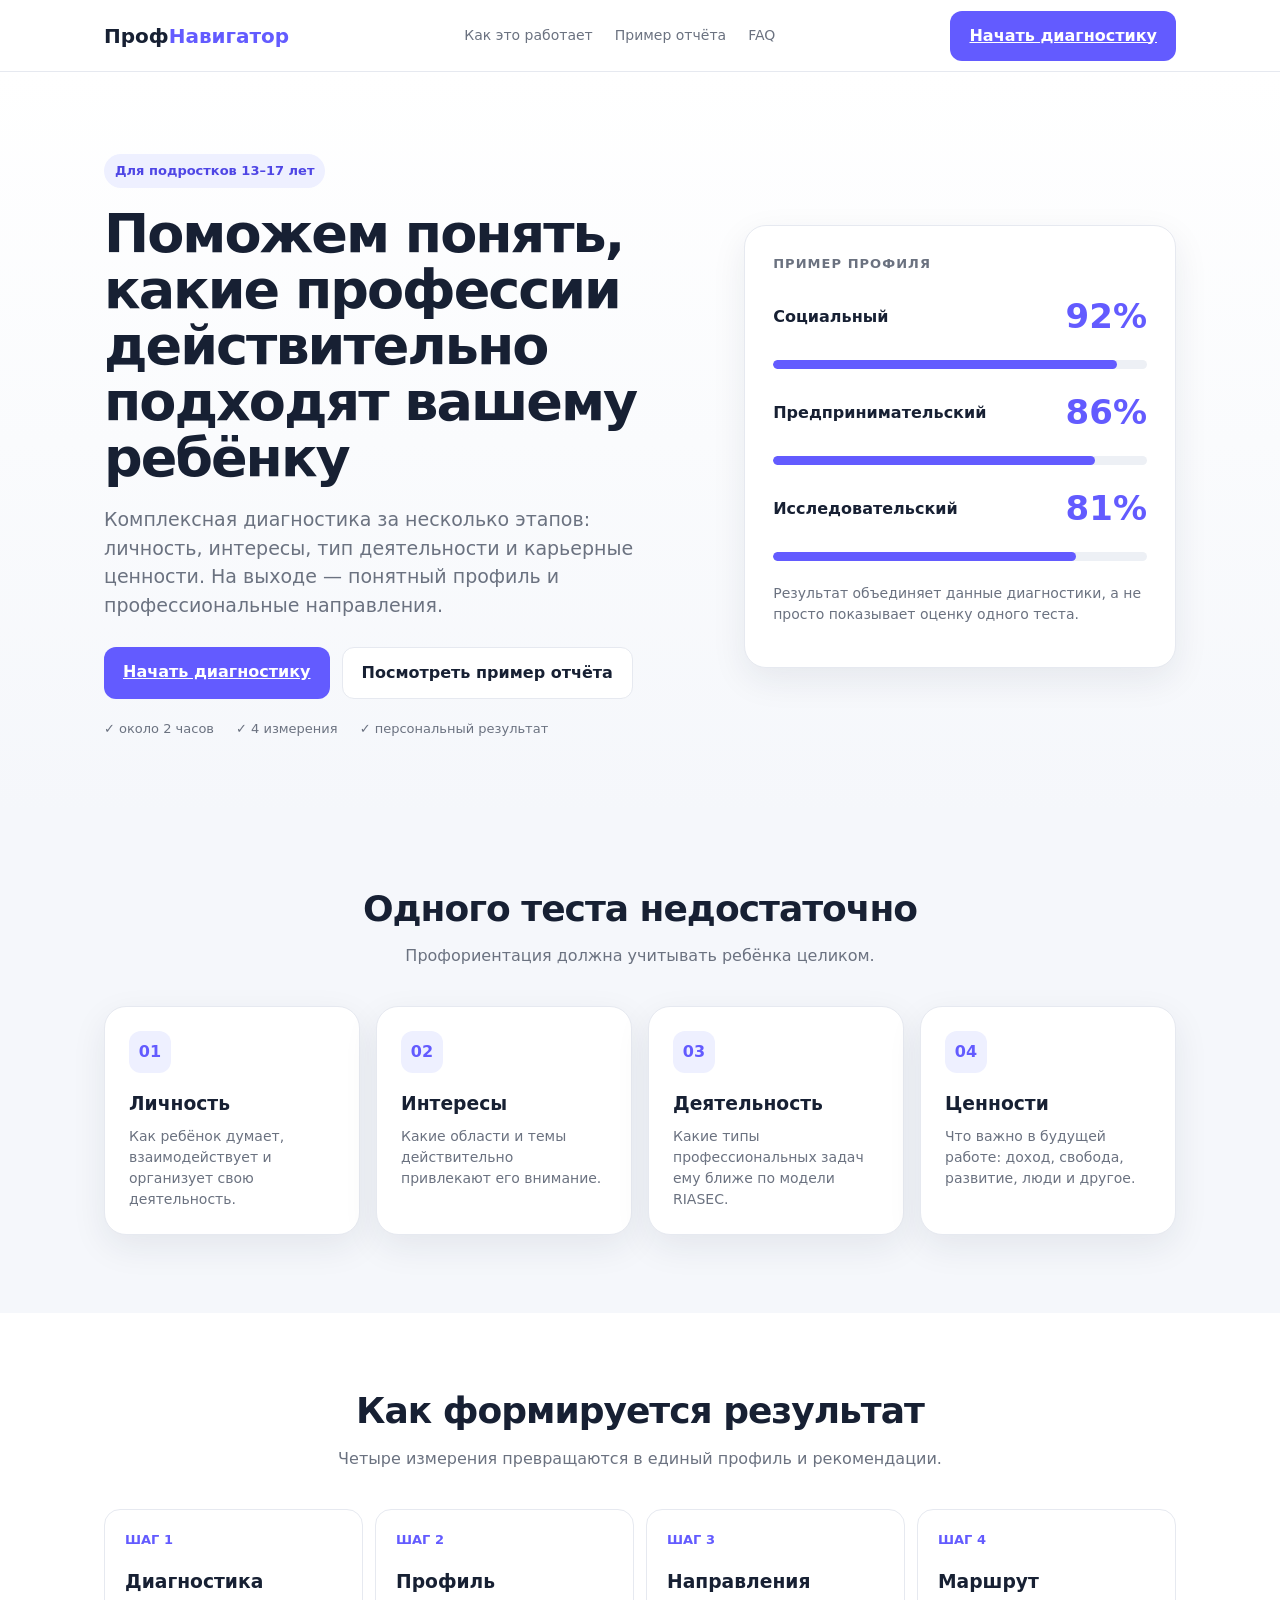
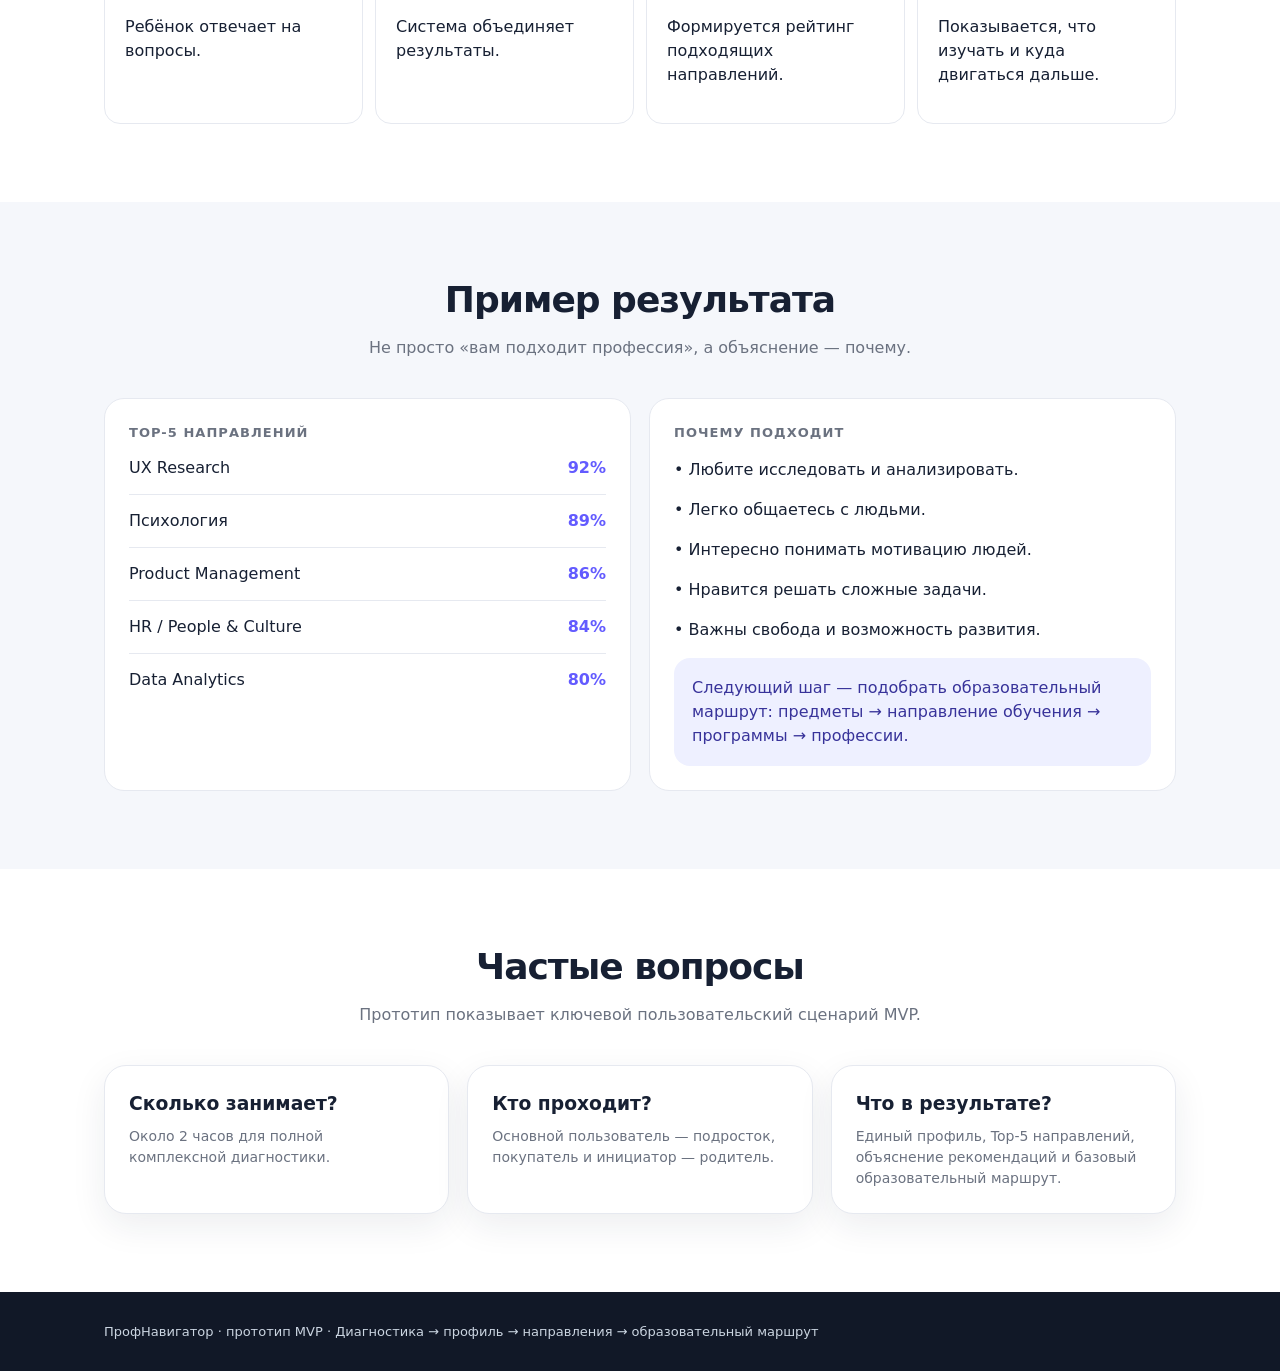
<file: index.html>
<!doctype html>
<html lang="ru">
<head>
<meta charset="utf-8">
<meta name="viewport" content="width=device-width, initial-scale=1">
<title>ПрофНавигатор — прототип MVP</title>
<style>
:root{
  --bg:#f5f7fb;--card:#fff;--text:#172033;--muted:#6b7280;--primary:#635bff;
  --primary2:#4f46e5;--line:#e6e9f0;--soft:#eef0ff;--green:#16a34a;
  --shadow:0 12px 35px rgba(30,41,59,.08);--radius:22px;
}
*{box-sizing:border-box} body{margin:0;font-family:Inter,ui-sans-serif,system-ui,-apple-system,BlinkMacSystemFont,"Segoe UI",sans-serif;color:var(--text);background:var(--bg);line-height:1.5}
button,input{font:inherit} button{cursor:pointer;border:0}
.container{max-width:1120px;margin:auto;padding:0 24px}
header{height:72px;background:#fff;border-bottom:1px solid var(--line);position:sticky;top:0;z-index:10}
.nav{height:100%;display:flex;align-items:center;justify-content:space-between;gap:24px}
.logo{font-weight:800;font-size:20px}.logo span{color:var(--primary)}
nav{display:flex;gap:22px}nav a{color:var(--muted);text-decoration:none;font-size:14px}
.btn{padding:13px 19px;border-radius:12px;font-weight:700;transition:.2s}.btn-primary{background:var(--primary);color:#fff}.btn-primary:hover{background:var(--primary2)}
.btn-secondary{background:#fff;color:var(--text);border:1px solid var(--line)}
.hero{padding:82px 0 72px;background:linear-gradient(180deg,#fff 0%,#f5f7fb 100%)}
.hero-grid{display:grid;grid-template-columns:1.15fr .85fr;gap:56px;align-items:center}
.badge{display:inline-flex;background:var(--soft);color:var(--primary2);padding:7px 11px;border-radius:99px;font-weight:700;font-size:13px}
h1{font-size:54px;line-height:1.04;letter-spacing:-2px;margin:18px 0}.lead{font-size:19px;color:var(--muted);max-width:650px}
.actions{display:flex;gap:12px;margin-top:28px;flex-wrap:wrap}.meta{display:flex;gap:22px;color:var(--muted);font-size:13px;margin-top:20px}
.hero-card,.card{background:var(--card);border:1px solid var(--line);border-radius:var(--radius);box-shadow:var(--shadow)}
.hero-card{padding:28px}.mini-title{font-size:13px;color:var(--muted);font-weight:700;text-transform:uppercase;letter-spacing:.08em}
.profile-score{display:flex;align-items:center;justify-content:space-between;margin:18px 0}.score{font-size:34px;font-weight:800;color:var(--primary)}
.bar{height:9px;background:#edf0f5;border-radius:99px;overflow:hidden}.bar i{display:block;height:100%;background:var(--primary);border-radius:inherit}
section{padding:78px 0}.section-head{text-align:center;max-width:720px;margin:0 auto 38px}.section-head h2{font-size:36px;line-height:1.1;margin:0 0 12px;letter-spacing:-1px}.section-head p{color:var(--muted)}
.grid4{display:grid;grid-template-columns:repeat(4,1fr);gap:16px}.grid3{display:grid;grid-template-columns:repeat(3,1fr);gap:18px}
.card{padding:24px}.icon{width:42px;height:42px;border-radius:12px;background:var(--soft);display:grid;place-items:center;color:var(--primary);font-weight:800;margin-bottom:17px}
.card h3{margin:0 0 8px}.card p{margin:0;color:var(--muted);font-size:14px}
.steps{display:grid;grid-template-columns:repeat(4,1fr);gap:12px}.step{padding:20px;border:1px solid var(--line);background:#fff;border-radius:16px}.num{font-weight:800;color:var(--primary);font-size:13px}
.app{display:none;padding:40px 0 80px}.app.active{display:block}.app-shell{max-width:820px;margin:auto}.progress-top{display:flex;justify-content:space-between;color:var(--muted);font-size:14px;margin-bottom:9px}.progress{height:8px;background:#e9ecf2;border-radius:99px;overflow:hidden;margin-bottom:28px}.progress i{display:block;height:100%;background:var(--primary);transition:.3s}
.test-card{background:#fff;border:1px solid var(--line);border-radius:24px;padding:34px;box-shadow:var(--shadow)}.test-card h2{margin-top:0}.question{font-size:24px;font-weight:750;margin:20px 0 24px}
.options{display:grid;gap:10px}.option{width:100%;text-align:left;padding:16px;border:1px solid var(--line);background:#fff;border-radius:14px}.option:hover,.option.selected{border-color:var(--primary);background:var(--soft)}
.range-row{display:grid;grid-template-columns:1fr 70px;gap:15px;align-items:center}.range-value{font-size:24px;font-weight:800;text-align:center;color:var(--primary)}
input[type=range]{width:100%;accent-color:var(--primary)}
.test-actions{display:flex;justify-content:space-between;margin-top:28px}
.result{display:none}.result.active{display:block}.result-grid{display:grid;grid-template-columns:1fr 1fr;gap:18px}.result-card{background:#fff;border:1px solid var(--line);border-radius:20px;padding:24px}.direction{display:flex;align-items:center;justify-content:space-between;padding:14px 0;border-bottom:1px solid var(--line)}.direction:last-child{border-bottom:0}.pct{font-weight:800;color:var(--primary)}
.report-note{background:var(--soft);border-radius:16px;padding:18px;color:#38339a}
footer{padding:30px 0;background:#111827;color:#cbd5e1;font-size:13px}
.modal{position:fixed;inset:0;background:rgba(15,23,42,.55);display:none;align-items:center;justify-content:center;padding:20px;z-index:30}.modal.show{display:flex}.modal-box{background:#fff;max-width:520px;width:100%;padding:30px;border-radius:22px}.modal-box h2{margin-top:0}.form{display:grid;gap:12px}.form input{padding:14px;border:1px solid var(--line);border-radius:12px}
@media(max-width:800px){nav{display:none}.hero-grid,.result-grid{grid-template-columns:1fr}.grid4,.steps{grid-template-columns:1fr 1fr}.grid3{grid-template-columns:1fr}h1{font-size:42px}}
@media(max-width:520px){.grid4,.steps{grid-template-columns:1fr}.hero{padding-top:50px}section{padding:55px 0}.test-card{padding:22px}}
</style>
</head>
<body>

<header>
  <div class="container nav">
    <div class="logo">Проф<span>Навигатор</span></div>
    <nav>
      <a href="#approach">Как это работает</a>
      <a href="#report">Пример отчёта</a>
      <a href="#faq">FAQ</a>
    </nav>
    <a href="tests.html" class="btn btn-primary">
    Начать диагностику
</a>
  </div>
</header>

<main id="landing">
<section class="hero">
  <div class="container hero-grid">
    <div>
      <span class="badge">Для подростков 13–17 лет</span>
      <h1>Поможем понять, какие профессии действительно подходят вашему ребёнку</h1>
      <p class="lead">Комплексная диагностика за несколько этапов: личность, интересы, тип деятельности и карьерные ценности. На выходе — понятный профиль и профессиональные направления.</p>
      <div class="actions">
        <a href="tests.html" class="btn btn-primary">
    Начать диагностику
</a>
        <button class="btn btn-secondary" onclick="document.querySelector('#report').scrollIntoView({behavior:'smooth'})">Посмотреть пример отчёта</button>
      </div>
      <div class="meta"><span>✓ около 2 часов</span><span>✓ 4 измерения</span><span>✓ персональный результат</span></div>
    </div>
    <div class="hero-card">
      <div class="mini-title">Пример профиля</div>
      <div class="profile-score"><strong>Социальный</strong><span class="score">92%</span></div>
      <div class="bar"><i style="width:92%"></i></div>
      <div class="profile-score"><strong>Предпринимательский</strong><span class="score">86%</span></div>
      <div class="bar"><i style="width:86%"></i></div>
      <div class="profile-score"><strong>Исследовательский</strong><span class="score">81%</span></div>
      <div class="bar"><i style="width:81%"></i></div>
      <p style="color:var(--muted);font-size:14px;margin-top:22px">Результат объединяет данные диагностики, а не просто показывает оценку одного теста.</p>
    </div>
  </div>
</section>

<section id="approach">
  <div class="container">
    <div class="section-head"><h2>Одного теста недостаточно</h2><p>Профориентация должна учитывать ребёнка целиком.</p></div>
    <div class="grid4">
      <div class="card"><div class="icon">01</div><h3>Личность</h3><p>Как ребёнок думает, взаимодействует и организует свою деятельность.</p></div>
      <div class="card"><div class="icon">02</div><h3>Интересы</h3><p>Какие области и темы действительно привлекают его внимание.</p></div>
      <div class="card"><div class="icon">03</div><h3>Деятельность</h3><p>Какие типы профессиональных задач ему ближе по модели RIASEC.</p></div>
      <div class="card"><div class="icon">04</div><h3>Ценности</h3><p>Что важно в будущей работе: доход, свобода, развитие, люди и другое.</p></div>
    </div>
  </div>
</section>

<section style="background:#fff">
  <div class="container">
    <div class="section-head"><h2>Как формируется результат</h2><p>Четыре измерения превращаются в единый профиль и рекомендации.</p></div>
    <div class="steps">
      <div class="step"><div class="num">ШАГ 1</div><h3>Диагностика</h3><p>Ребёнок отвечает на вопросы.</p></div>
      <div class="step"><div class="num">ШАГ 2</div><h3>Профиль</h3><p>Система объединяет результаты.</p></div>
      <div class="step"><div class="num">ШАГ 3</div><h3>Направления</h3><p>Формируется рейтинг подходящих направлений.</p></div>
      <div class="step"><div class="num">ШАГ 4</div><h3>Маршрут</h3><p>Показывается, что изучать и куда двигаться дальше.</p></div>
    </div>
  </div>
</section>

<section id="report">
  <div class="container">
    <div class="section-head"><h2>Пример результата</h2><p>Не просто «вам подходит профессия», а объяснение — почему.</p></div>
    <div class="result-grid">
      <div class="result-card">
        <div class="mini-title">Top-5 направлений</div>
        <div class="direction"><span>UX Research</span><span class="pct">92%</span></div>
        <div class="direction"><span>Психология</span><span class="pct">89%</span></div>
        <div class="direction"><span>Product Management</span><span class="pct">86%</span></div>
        <div class="direction"><span>HR / People & Culture</span><span class="pct">84%</span></div>
        <div class="direction"><span>Data Analytics</span><span class="pct">80%</span></div>
      </div>
      <div class="result-card">
        <div class="mini-title">Почему подходит</div>
        <p>• Любите исследовать и анализировать.</p>
        <p>• Легко общаетесь с людьми.</p>
        <p>• Интересно понимать мотивацию людей.</p>
        <p>• Нравится решать сложные задачи.</p>
        <p>• Важны свобода и возможность развития.</p>
        <div class="report-note">Следующий шаг — подобрать образовательный маршрут: предметы → направление обучения → программы → профессии.</div>
      </div>
    </div>
  </div>
</section>

<section id="faq" style="background:#fff">
  <div class="container">
    <div class="section-head"><h2>Частые вопросы</h2><p>Прототип показывает ключевой пользовательский сценарий MVP.</p></div>
    <div class="grid3">
      <div class="card"><h3>Сколько занимает?</h3><p>Около 2 часов для полной комплексной диагностики.</p></div>
      <div class="card"><h3>Кто проходит?</h3><p>Основной пользователь — подросток, покупатель и инициатор — родитель.</p></div>
      <div class="card"><h3>Что в результате?</h3><p>Единый профиль, Top-5 направлений, объяснение рекомендаций и базовый образовательный маршрут.</p></div>
    </div>
  </div>
</section>
</main>

<section id="app" class="app">
  <div class="container app-shell">
    <div class="progress-top"><span id="stepLabel">Шаг 1 из 4</span><span id="stepName">Личность</span></div>
    <div class="progress"><i id="progressBar" style="width:25%"></i></div>
    <div class="test-card" id="testCard"></div>
  </div>
</section>

<section id="result" class="app">
  <div class="container app-shell">
    <div class="test-card">
      <span class="badge">Диагностика завершена</span>
      <h1 style="font-size:38px;letter-spacing:-1px">Профиль ребёнка</h1>
      <p class="lead">SEI — Социальный, Предпринимательский, Исследовательский профиль.</p>
      <div class="result-grid" style="margin-top:28px">
        <div class="result-card"><div class="mini-title">RIASEC</div><h2>SEI</h2><p>Social · Enterprising · Investigative</p></div>
        <div class="result-card"><div class="mini-title">Карьерные ценности</div><p>Развитие · Интересные задачи · Самостоятельность · Работа с людьми</p></div>
      </div>
      <div class="result-card" style="margin-top:18px">
        <div class="mini-title">Подходящие направления</div>
        <div class="direction"><span>UX Research</span><span class="pct">92%</span></div>
        <div class="direction"><span>Психология</span><span class="pct">89%</span></div>
        <div class="direction"><span>Product Management</span><span class="pct">86%</span></div>
        <div class="direction"><span>HR / People & Culture</span><span class="pct">84%</span></div>
        <div class="direction"><span>Data Analytics</span><span class="pct">80%</span></div>
      </div>
      <div class="actions">
        <button class="btn btn-primary" onclick="window.print()">Скачать отчёт (PDF)</button>
        <button class="btn btn-secondary" onclick="navigator.clipboard?.writeText(location.href);alert('Ссылка на результат скопирована')">Поделиться отчётом</button>
        <button class="btn btn-secondary" onclick="showLanding()">На главную</button>
      </div>
    </div>
  </div>
</section>

<footer><div class="container">ПрофНавигатор · прототип MVP · Диагностика → профиль → направления → образовательный маршрут</div></footer>

<div class="modal" id="modal">
  <div class="modal-box">
    <h2>Начать диагностику</h2>
    <p style="color:var(--muted)">Введите данные ребёнка, чтобы начать прототип сценария.</p>
    <div class="form">
      <input id="childName" placeholder="Имя ребёнка">
      <input id="childAge" type="number" min="13" max="17" placeholder="Возраст">
      <input id="parentEmail" type="email" placeholder="Email родителя">
      <label style="font-size:13px;color:var(--muted)"><input type="checkbox" id="consent"> Я согласен(на) на обработку данных</label>
      <button class="btn btn-primary" onclick="startTest()">Продолжить</button>
      <button class="btn btn-secondary" onclick="closeModal()">Отмена</button>
    </div>
  </div>
</div>

<script>
const steps=[
 {name:"Личность",q:"Что ближе вашему ребёнку?",opts:["Мне легко общаться и знакомиться с людьми","Мне нравится анализировать и разбираться в сложном","Мне комфортно организовывать и планировать","Мне нравится пробовать новое и экспериментировать"]},
 {name:"Карта интересов",q:"Насколько интересна область «Программирование и IT»?",range:true},
 {name:"RIASEC",q:"Что больше похоже на предпочтительный тип деятельности?",opts:["Помогать людям и работать в команде","Исследовать, анализировать и находить закономерности","Создавать идеи, проекты и новые решения","Организовывать людей и добиваться результата"]},
 {name:"Ценности",q:"Насколько важна самостоятельность в будущей работе?",range:true}
];
let current=0,answers={};

function openModal(){document.getElementById('modal').classList.add('show')}
function closeModal(){document.getElementById('modal').classList.remove('show')}
function startTest(){
 const name=document.getElementById('childName').value.trim(), age=+document.getElementById('childAge').value;
 if(!name || age<13 || age>17 || !document.getElementById('consent').checked){alert('Заполните имя, возраст 13–17 лет и подтвердите согласие.');return}
 closeModal(); document.getElementById('landing').style.display='none'; document.getElementById('app').classList.add('active'); renderStep();
}
function renderStep(){
 const s=steps[current], card=document.getElementById('testCard');
 document.getElementById('stepLabel').textContent=`Шаг ${current+1} из ${steps.length}`;
 document.getElementById('stepName').textContent=s.name;
 document.getElementById('progressBar').style.width=((current+1)/steps.length*100)+'%';
 let body=`<div class="mini-title">${s.name}</div><div class="question">${s.q}</div>`;
 if(s.range){
   const val=answers[current]||3;
   body+=`<div class="range-row"><input id="range" type="range" min="1" max="5" value="${val}" oninput="document.getElementById('rv').textContent=this.value"><div class="range-value" id="rv">${val}</div></div>
   <div style="display:flex;justify-content:space-between;color:var(--muted);font-size:13px;margin-top:8px"><span>Совсем не интересно</span><span>Очень интересно</span></div>`;
 }else{
   body+=`<div class="options">${s.opts.map((o,i)=>`<button class="option ${answers[current]===i?'selected':''}" onclick="selectOption(${i})">${o}</button>`).join('')}</div>`;
 }
 body+=`<div class="test-actions"><button class="btn btn-secondary" onclick="prevStep()" ${current===0?'disabled':''}>Назад</button><button class="btn btn-primary" onclick="nextStep()">Далее</button></div>`;
 card.innerHTML=body;
}
function selectOption(i){answers[current]=i;renderStep()}
function nextStep(){
 if(steps[current].range) answers[current]=+document.getElementById('range').value;
 if(answers[current]===undefined){alert('Выберите ответ, чтобы продолжить.');return}
 if(current<steps.length-1){current++;renderStep()}else{document.getElementById('app').classList.remove('active');document.getElementById('result').classList.add('active');window.scrollTo(0,0)}
}
function prevStep(){if(current>0){if(steps[current].range)answers[current]=+document.getElementById('range').value;current--;renderStep()}}
function showLanding(){document.getElementById('result').classList.remove('active');document.getElementById('landing').style.display='block';window.scrollTo(0,0)}
</script>
</body>
</html>
</file>
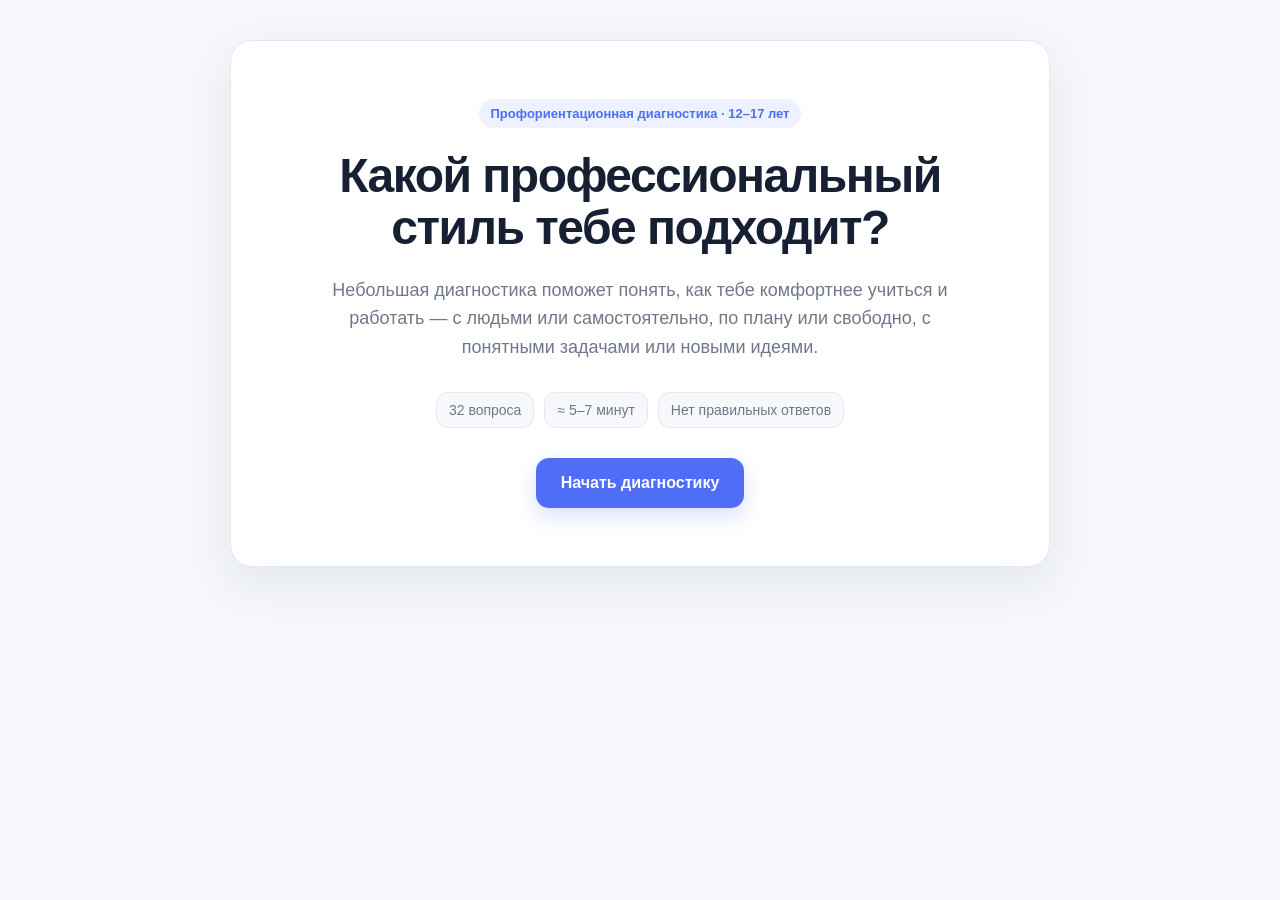
<file: 16pf.html>
<!DOCTYPE html>
<html lang="ru">
<head>
  <link rel="stylesheet" href="css/styles.css">
<meta charset="UTF-8">
<meta name="viewport" content="width=device-width, initial-scale=1.0">
<meta name="description" content="Профориентационная диагностика профессионального стиля">
<title>Профессиональный стиль — диагностика</title>

</head>
<body>
<div class="app"><main class="screen">
<section id="startScreen" class="hero">
<div class="badge">Профориентационная диагностика · 12–17 лет</div>
<h1>Какой профессиональный стиль тебе подходит?</h1>
<p class="subtitle">Небольшая диагностика поможет понять, как тебе комфортнее учиться и работать — с людьми или самостоятельно, по плану или свободно, с понятными задачами или новыми идеями.</p>
<div class="meta"><span>32 вопроса</span><span>≈ 5–7 минут</span><span>Нет правильных ответов</span></div>
<button id="startBtn" class="primary">Начать диагностику</button>
</section>

<section id="testScreen" class="test-card hidden">
<div class="test-top"><span id="progressLabel" class="progress-label">Вопрос 1 из 32</span><span id="percentLabel" class="progress-label">3%</span></div>
<div class="progress"><i id="progressBar"></i></div>
<div class="question-wrap"><div id="questionNumber" class="question-number"></div><h2 id="questionText" class="question"></h2><div id="answers" class="answers"></div></div>
<div class="nav"><button id="backBtn" class="secondary">← Назад</button><button id="nextBtn" class="primary" disabled>Далее →</button></div>
</section>

</main></div>

<script src="js/save-result.js"></script>

<script>
"use strict";

const questions=[
{id:1,question:"Тебе дали школьный проект без готового плана.",optionA:"Хочу получить понятный порядок действий",optionB:"Интересно самому придумать, как всё организовать",scale:"Структура",direction:"A ← B"},
{id:2,question:"На мероприятии ты никого не знаешь.",optionA:"Скорее буду ждать, пока кто-то заговорит со мной",optionB:"Могу сам начать разговор",scale:"Люди",direction:"A ← B"},
{id:3,question:"Тебе предложили попробовать новое занятие, о котором ты ничего не знаешь.",optionA:"Скорее выберу что-то знакомое",optionB:"Скорее попробую новое",scale:"Новизна",direction:"A ← B"},
{id:4,question:"В команде никто не может решить, что делать дальше.",optionA:"Подожду общего решения",optionB:"Предложу свой вариант и попробую организовать остальных",scale:"Влияние",direction:"A ← B"},
{id:5,question:"Представь, что нужно придумать устройство будущего.",optionA:"Буду думать, как сделать что-то реально существующее",optionB:"Буду придумывать необычные возможности, даже если их пока не существует",scale:"Идеи",direction:"A ← B"},
{id:6,question:"У тебя свободный день перед важным проектом.",optionA:"Предпочту спокойно заниматься одним делом",optionB:"Хочется нескольких разных занятий и событий",scale:"Динамика",direction:"A ← B"},
{id:7,question:"В групповой работе возникает спор.",optionA:"Для меня главное — найти наиболее логичное решение",optionB:"Мне важно понять, что чувствуют участники и почему они спорят",scale:"Чувствительность",direction:"A ← B"},
{id:8,question:"Учитель разрешил выбрать, как выполнять большую работу.",optionA:"Предпочту работать вместе с кем-нибудь",optionB:"Предпочту самому определить способ и работать самостоятельно",scale:"Самостоятельность",direction:"A ← B"},
{id:9,question:"Тебе дали задачу с большим количеством правил.",optionA:"Правила помогают мне понять, что делать",optionB:"Слишком много правил скорее мешают",scale:"Структура",direction:"B ← A"},
{id:10,question:"На встрече нужно высказать своё мнение перед группой.",optionA:"Лучше промолчу, если меня прямо не спросили",optionB:"Скорее выскажу свою позицию",scale:"Люди",direction:"A ← B"},
{id:11,question:"В привычном школьном проекте предлагают полностью изменить подход.",optionA:"Лучше оставить то, что уже работает",optionB:"Интересно посмотреть, что получится по-новому",scale:"Новизна",direction:"A ← B"},
{id:12,question:"Ты уверен, что команда выбрала не лучший вариант.",optionA:"Скорее соглашусь с большинством",optionB:"Буду отстаивать другой вариант",scale:"Влияние",direction:"A ← B"},
{id:13,question:"Тебе нужно объяснить сложную тему.",optionA:"Буду приводить конкретные примеры",optionB:"Попробую объяснить общую идею и связи между вещами",scale:"Идеи",direction:"A ← B"},
{id:14,question:"Какой учебный день кажется тебе более привлекательным?",optionA:"Несколько спокойных занятий без спешки",optionB:"Много разных дел, которые быстро сменяют друг друга",scale:"Динамика",direction:"A ← B"},
{id:15,question:"Друг рассказывает тебе о проблеме.",optionA:"Сначала думаю, как решить проблему",optionB:"Сначала стараюсь понять, что он чувствует",scale:"Чувствительность",direction:"A ← B"},
{id:16,question:"Тебе поручили сложную задачу.",optionA:"Хочется периодически сверяться с другими",optionB:"Предпочитаю самому разобраться и показать результат",scale:"Самостоятельность",direction:"A ← B"},
{id:17,question:"Представь идеальное рабочее место.",optionA:"Понятные процессы, правила и порядок",optionB:"Можно самому решать, как организовать работу",scale:"Структура",direction:"A ← B"},
{id:18,question:"После уроков нужно выбрать, чем заняться.",optionA:"Встретиться с друзьями или заняться чем-то вместе",optionB:"Заняться своим делом в одиночку",scale:"Люди",direction:"A ← B"},
{id:19,question:"Тебе предлагают участвовать в конкурсе, где заранее неизвестен результат.",optionA:"Скорее выберу более предсказуемый вариант",optionB:"Неопределённость делает это интереснее",scale:"Новизна",direction:"A ← B"},
{id:20,question:"В команде появился новый проект, и нужен человек, который будет координировать работу.",optionA:"Предпочту заниматься своей частью",optionB:"Мне было бы интересно координировать остальных",scale:"Влияние",direction:"A ← B"},
{id:21,question:"Что тебе интереснее?",optionA:"Разобраться, как работает конкретный механизм",optionB:"Придумать новую концепцию или способ его применения",scale:"Идеи",direction:"A ← B"},
{id:22,question:"Какой формат проекта тебе ближе?",optionA:"Долгая спокойная работа с возможностью не торопиться",optionB:"Короткие этапы, активное движение и быстрые результаты",scale:"Динамика",direction:"A ← B"},
{id:23,question:"Ты создаёшь приложение для школьников.",optionA:"В первую очередь думаю о функциях и удобстве",optionB:"В первую очередь думаю о том, что пользователь будет чувствовать",scale:"Чувствительность",direction:"A ← B"},
{id:24,question:"Если ты не понимаешь задачу...",optionA:"Скорее спрошу кого-нибудь и разберусь вместе",optionB:"Сначала попробую разобраться самостоятельно",scale:"Самостоятельность",direction:"A ← B"},
{id:25,question:"В проекте внезапно поменялись требования.",optionA:"Это скорее раздражает — хочется определённости",optionB:"Это нормально, можно перестроиться",scale:"Новизна",direction:"A ← B"},
{id:26,question:"Тебе нужно убедить команду попробовать твою идею.",optionA:"Лучше, чтобы решение приняли другие",optionB:"Готов объяснять, спорить и отстаивать свою идею",scale:"Влияние",direction:"A ← B"},
{id:27,question:"Представь, что тебе нужно создать компьютерную игру.",optionA:"Интересно продумать правила и конкретные механики",optionB:"Интересно придумать необычный мир и концепцию",scale:"Идеи",direction:"A ← B"},
{id:28,question:"Тебе нужно выполнить большую задачу.",optionA:"Разбить её на этапы и идти по плану",optionB:"Начать с того, что сейчас кажется наиболее интересным",scale:"Структура",direction:"A ← B"},
{id:29,question:"В новом кружке или компании...",optionA:"Мне требуется время, чтобы освоиться",optionB:"Обычно довольно быстро включаюсь в общение",scale:"Люди",direction:"A ← B"},
{id:30,question:"После нескольких часов работы тебе предлагают ещё одно интересное дело.",optionA:"Скорее хочу закончить текущее и отдохнуть",optionB:"Скорее хочется переключиться и продолжить активность",scale:"Динамика",direction:"A ← B"},
{id:31,question:"Если ты работаешь над проектом для людей...",optionA:"Главное — чтобы результат хорошо выполнял задачу",optionB:"Важно, чтобы люди почувствовали себя комфортно и получили хороший опыт",scale:"Чувствительность",direction:"A ← B"},
{id:32,question:"Если тебе дали индивидуальное задание...",optionA:"Мне удобнее иметь возможность обсудить его с кем-то",optionB:"Мне нравится самому отвечать за весь результат",scale:"Самостоятельность",direction:"A ← B"}
];

const scales=["Люди","Влияние","Самостоятельность","Структура","Новизна","Идеи","Динамика","Чувствительность"];

const profiles={
"Исследователь":{desc:"Тебе может быть интересно разбираться в сложных вещах, искать новые решения и самостоятельно докапываться до сути. Тебе может быть комфортнее там, где есть пространство для экспериментов и собственных идей.",rule:s=>s.Идеи>=60&&s.Новизна>=60&&s.Самостоятельность>=60},
"Инициатор":{desc:"Тебе может быть интересно запускать новое, действовать активно и влиять на то, как развивается дело. Стоит попробовать задачи, где есть движение, неопределённость и возможность проявить инициативу.",rule:s=>s.Влияние>=60&&s.Новизна>=60&&s.Динамика>=60},
"Коммуникатор":{desc:"Тебе может быть комфортно много взаимодействовать с людьми, обсуждать идеи и двигать совместные дела вперёд. Могут подойти проекты, где важны общение, энергия и заметный результат.",rule:s=>s.Люди>=60&&s.Влияние>=60&&s.Динамика>=60},
"Создатель":{desc:"Тебе может быть интересно придумывать необычные решения и превращать идеи в новые форматы. Может подойти среда, где есть свобода эксперимента и не требуется всё делать строго по шаблону.",rule:s=>s.Идеи>=60&&s.Новизна>=60&&s.Структура<=45},
"Систематизатор":{desc:"Тебе может быть комфортно наводить порядок, разбираться в сложных задачах и самостоятельно доводить работу до результата. Стоит попробовать занятия, где важны логика, последовательность и понятные критерии.",rule:s=>s.Структура>=60&&s.Самостоятельность>=60&&s.Новизна<=45},
"Помогающий":{desc:"Тебе может быть интересно понимать людей, учитывать их состояние и помогать находить решения. Могут подойти проекты, где результат зависит не только от задачи, но и от качества взаимодействия.",rule:s=>s.Люди>=60&&s.Чувствительность>=60&&s.Влияние>=50}
};

const directionWeights={
"IT и технологии":{Идеи:25,Самостоятельность:20,Новизна:20,Структура:15,Люди:10,Динамика:10},
"Дизайн и креатив":{Идеи:30,Новизна:25,Чувствительность:20,Самостоятельность:15,Люди:10},
"Бизнес и предпринимательство":{Влияние:25,Новизна:25,Динамика:20,Самостоятельность:15,Идеи:15},
"Управление и проекты":{Влияние:25,Структура:20,Люди:20,Динамика:20,Самостоятельность:15},
"Маркетинг и медиа":{Люди:25,Идеи:25,Динамика:20,Новизна:20,Влияние:10},
"Наука и исследования":{Идеи:25,Самостоятельность:25,Структура:25,Новизна:15,Чувствительность:10},
"Образование":{Люди:30,Чувствительность:25,Структура:15,Влияние:15,Идеи:15},
"Помогающие профессии":{Люди:35,Чувствительность:35,Влияние:15,Структура:10,Самостоятельность:5},
"Инженерия":{Структура:30,Самостоятельность:20,Идеи:20,Новизна:15,Динамика:10,Люди:5},
"Аналитика и финансы":{Структура:30,Самостоятельность:25,Идеи:20,Новизна:10,Влияние:10,Люди:5}
};

let current=0,answers=Array(questions.length).fill(null),startedAt=null;
const $=id=>document.getElementById(id);
const startScreen=$("startScreen"),testScreen=$("testScreen");

function renderQuestion(){
 const q=questions[current],pct=Math.round((current+1)/questions.length*100);
 $("progressLabel").textContent=`Вопрос ${current+1} из ${questions.length}`;
 $("percentLabel").textContent=`${pct}%`;$("progressBar").style.width=`${pct}%`;
 $("questionNumber").textContent=`ВОПРОС ${String(current+1).padStart(2,"0")}`;
 $("questionText").textContent=q.question;$("answers").innerHTML="";
 [["A",q.optionA],["B",q.optionB]].forEach(([key,text])=>{
  const btn=document.createElement("button");btn.type="button";btn.className="answer"+(answers[current]===key?" selected":"");
  btn.innerHTML=`<span class="answer-key">${key}</span><div class="answer-text">${text}</div>`;
  btn.addEventListener("click",()=>selectAnswer(key));$("answers").appendChild(btn);
 });
 $("backBtn").disabled=current===0;$("nextBtn").disabled=answers[current]===null;
 $("nextBtn").textContent=current===questions.length-1?"Показать результат →":"Далее →";
}
function selectAnswer(key){answers[current]=key;[...$("answers").children].forEach(b=>b.classList.remove("selected"));$("answers").children[key==="A"?0:1].classList.add("selected");$("nextBtn").disabled=false}
function calculateScales(){
 const totals={};scales.forEach(s=>totals[s]={a:0,b:0});
 questions.forEach((q,i)=>{const a=answers[i];if(!a)return;const r=q.id===9;if((a==="B"&&!r)||(a==="A"&&r))totals[q.scale].b++;else totals[q.scale].a++});
 const result={};scales.forEach(s=>{const t=totals[s],n=t.a+t.b;result[s]=n?Math.round(t.b/n*100):0});return result;
}
function profileScore(name,s){
 switch(name){
  case"Исследователь":return(s.Идеи+s.Новизна+s.Самостоятельность)/3;
  case"Инициатор":return(s.Влияние+s.Новизна+s.Динамика)/3;
  case"Коммуникатор":return(s.Люди+s.Влияние+s.Динамика)/3;
  case"Создатель":return(s.Идеи+s.Новизна+(100-s.Структура))/3;
  case"Систематизатор":return(s.Структура+s.Самостоятельность+(100-s.Новизна))/3;
  case"Помогающий":return(s.Люди+s.Чувствительность+s.Влияние)/3;default:return 0;
 }
}
function getProfile(s){
 const eligible=Object.keys(profiles).filter(n=>profiles[n].rule(s)),pool=eligible.length?eligible:Object.keys(profiles);
 return pool.reduce((best,n)=>profileScore(n,s)>profileScore(best,s)?n:best,pool[0]);
}
function directionScore(weights,s){
 let total=0,weight=0;Object.entries(weights).forEach(([scale,w])=>{total+=(Number(s[scale])||0)*w;weight+=w});return weight?Math.round(total/weight):0;
}
function renderResult(){
 const s=calculateScales(),profile=getProfile(s),directions=Object.entries(directionWeights).map(([name,weights])=>({name,score:directionScore(weights,s)})).sort((a,b)=>b.score-a.score).slice(0,5);
 $("profileTitle").textContent=profile;$("profileDesc").textContent=profiles[profile].desc;
 $("scales").innerHTML=scales.map(name=>`<div class="scale-row"><div class="scale-name">${name}</div><div class="bar"><i style="width:${s[name]}%"></i></div><div class="scale-value">${s[name]}%</div></div>`).join("");
 $("directions").innerHTML=directions.map(d=>`<div class="direction"><div class="direction-top"><span class="direction-name">${d.name}</span><span class="direction-score">${d.score}%</span></div><div class="direction-bar"><i style="width:${d.score}%"></i></div><small>Может быть интересно исследовать это направление с учётом твоего общего профиля.</small></div>`).join("");
 return{scores:s,profile,directions};
}

$("startBtn").addEventListener("click",()=>{
  current=0;
  answers=Array(questions.length).fill(null);
  startedAt=new Date().toISOString();

  startScreen.classList.add("hidden");
  testScreen.classList.remove("hidden");

  renderQuestion();
  window.scrollTo({top:0,behavior:"smooth"});
});

$("backBtn").addEventListener("click",()=>{
  if(current>0){
    current--;
    renderQuestion();
    window.scrollTo({top:0,behavior:"smooth"});
  }
});

$("nextBtn").addEventListener("click",async()=>{
  if(answers[current]===null)return;

  if(current<questions.length-1){
    current++;
    renderQuestion();
    window.scrollTo({top:0,behavior:"smooth"});
  }else{
    const resultData={
      scores: calculateScales()
    };
    resultData.profile=getProfile(resultData.scores);
    resultData.directions=Object.entries(directionWeights)
      .map(([name,weights])=>({name,score:directionScore(weights,resultData.scores)}))
      .sort((a,b)=>b.score-a.score).slice(0,5);

    const completedAt = new Date().toISOString();

const payload = {
  testType: "16pf",
  startedAt: startedAt,
  completedAt: completedAt,

  result: {
    scores: resultData.scores,
    profile: resultData.profile,
    directions: resultData.directions
  },

  scores: resultData.scores,
  answers: answers
};

console.log("16PF payload перед отправкой:", payload);

if (typeof saveTestResult === "function") {
  await saveTestResult(payload);
}

sessionStorage.setItem("profResult", JSON.stringify({
  testType:"16pf",
  scores:resultData.scores,
  profile:resultData.profile,
  profileDesc:profiles[resultData.profile].desc,
  directions:resultData.directions
}));
window.location.href="result.html";
  }
});

</script>
</body>
</html>
</file>
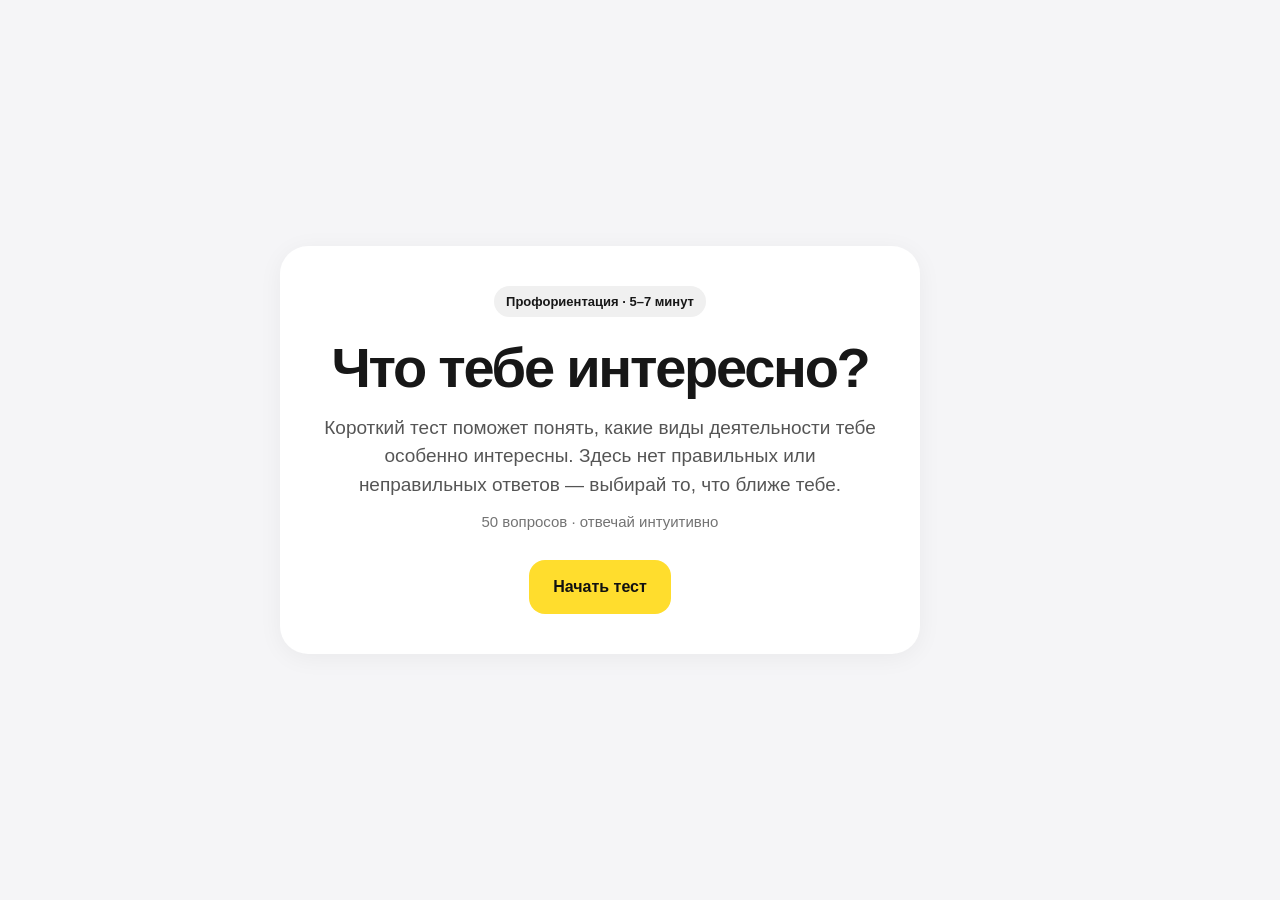
<file: golomstock.html>
<!DOCTYPE html>
<html lang="ru">
<head>
<meta charset="UTF-8">
<meta name="viewport" content="width=device-width, initial-scale=1.0">
<title>Профориентационный тест</title>
<style>
*{box-sizing:border-box}
:root{--bg:#f5f5f7;--card:#fff;--text:#171717;--muted:#737373;--line:#e6e6e6;--accent:#ffdd2d;--accent-hover:#f3cf00}
body{margin:0;background:var(--bg);color:var(--text);font-family:-apple-system,BlinkMacSystemFont,"Segoe UI",Roboto,Arial,sans-serif;min-height:100vh}
button{font:inherit;border:0;cursor:pointer}
.app{width:100%;min-height:100vh;padding:24px}
.container{width:min(720px,100%);margin:0 auto}
.screen{min-height:calc(100vh - 48px);display:flex;align-items:center}
.card{background:var(--card);border-radius:28px;padding:40px;box-shadow:0 4px 24px rgba(0,0,0,.05)}
.start{text-align:center}
.eyebrow{display:inline-block;background:#f0f0f0;border-radius:999px;padding:8px 12px;font-size:13px;font-weight:600;margin-bottom:22px}
h1{font-size:clamp(34px,7vw,56px);line-height:1.02;letter-spacing:-.04em;margin:0 0 18px}
.lead{font-size:19px;line-height:1.5;color:#555;max-width:560px;margin:0 auto 14px}
.time{font-size:15px;color:var(--muted);margin-bottom:30px}
.primary{background:var(--accent);color:#111;border-radius:16px;padding:16px 24px;font-weight:700;min-height:54px;transition:.15s}
.primary:hover{background:var(--accent-hover)}
.test-card{padding:28px}
.topbar{display:flex;align-items:center;justify-content:space-between;gap:16px;margin-bottom:16px}
.progress-text{font-size:14px;color:var(--muted);font-weight:600}
.progress{height:7px;background:#ededed;border-radius:99px;overflow:hidden;margin-bottom:42px}
.progress>div{height:100%;background:#111;border-radius:99px;transition:width .25s}
.question-label{font-size:17px;font-weight:700;margin-bottom:16px}
.question{font-size:clamp(25px,5vw,37px);line-height:1.16;letter-spacing:-.025em;margin:0 0 28px}
.answers{display:grid;gap:10px}
.answer{width:100%;text-align:left;background:#fafafa;border:2px solid transparent;border-radius:16px;padding:16px 18px;min-height:58px;display:flex;align-items:center;gap:12px;transition:.15s}
.answer:hover{background:#f1f1f1}
.answer.selected{border-color:#111;background:#f0f0f0}
.radio{width:22px;height:22px;border:2px solid #aaa;border-radius:50%;flex:0 0 22px;position:relative}
.selected .radio{border-color:#111}
.selected .radio:after{content:"";position:absolute;inset:4px;background:#111;border-radius:50%}
.answer-text{font-size:16px;line-height:1.3}
.actions{display:flex;justify-content:space-between;gap:12px;margin-top:24px}
.secondary{background:#eee;border-radius:14px;padding:13px 18px;font-weight:700;min-height:50px}
.secondary:disabled{opacity:.35;cursor:not-allowed}
.actions .primary{margin-left:auto;min-width:130px}
.result-head{text-align:center;margin-bottom:30px}
.result-head h1{font-size:clamp(34px,7vw,50px)}
.result-sub{color:#666;font-size:17px;line-height:1.5;margin:0}
.results{display:grid;gap:14px;margin-bottom:30px}
.result-item{background:#fafafa;border-radius:20px;padding:20px}
.result-top{display:flex;justify-content:space-between;align-items:baseline;gap:12px;margin-bottom:9px}
.result-name{font-size:20px;font-weight:750}
.result-score{font-size:18px;font-weight:750}
.result-bar{height:9px;background:#e6e6e6;border-radius:99px;overflow:hidden;margin-bottom:13px}
.result-bar div{height:100%;background:#111;border-radius:99px}
.result-desc{margin:0;color:#666;line-height:1.45;font-size:15px}
.cta{background:#111;color:#fff;border-radius:22px;padding:25px;margin:4px 0 20px}
.cta h2{font-size:23px;margin:0 0 10px;letter-spacing:-.02em}
.cta p{color:#cfcfcf;line-height:1.5;margin:0 0 20px}
.cta .primary{width:100%}
.restart{display:block;margin:0 auto;background:transparent;color:#555;text-decoration:underline;padding:8px}
.hidden{display:none!important}
@media(max-width:600px){
.app{padding:12px}.screen{min-height:calc(100vh - 24px);align-items:flex-start}.card{border-radius:22px;padding:24px 18px;margin:12px 0}.start{margin-top:8vh}.test-card{padding:20px 16px}.progress{margin-bottom:30px}.question{margin-bottom:22px}.answer{padding:14px 14px}.actions{position:sticky;bottom:0;background:#fff;padding-top:12px}.result-item{padding:17px}
}
</style>
</head>
<body>
<div class="app">
  <main class="container">
    <section id="startScreen" class="screen">
      <div class="card start">
        <div class="eyebrow">Профориентация · 5–7 минут</div>
        <h1>Что тебе интересно?</h1>
        <p class="lead">Короткий тест поможет понять, какие виды деятельности тебе особенно интересны. Здесь нет правильных или неправильных ответов — выбирай то, что ближе тебе.</p>
        <div class="time">50 вопросов · отвечай интуитивно</div>
        <button class="primary" onclick="startTest()">Начать тест</button>
      </div>
    </section>

    <section id="testScreen" class="screen hidden">
      <div class="card test-card">
        <div class="topbar">
          <span class="progress-text" id="progressText">Вопрос 1 из 50</span>
        </div>
        <div class="progress"><div id="progressBar" style="width:2%"></div></div>
        <div class="question-label">Насколько тебе было бы интересно заниматься таким делом?</div>
        <h2 class="question" id="questionText"></h2>
        <div class="answers" id="answers"></div>
        <div class="actions">
          <button class="secondary" id="backBtn" onclick="previousQuestion()">Назад</button>
          <button class="primary" id="nextBtn" onclick="nextQuestion()" disabled>Далее</button>
        </div>
      </div>
    </section>
  </main>
</div>

<script src="js/save-result.js"></script>

<script>
let testStartedAt = null;
const categories = [{"code":"RES","name":"Исследовать","description":"Узнавать новое, искать причины, проверять гипотезы, наблюдать и экспериментировать."},{"code":"SYS","name":"Понимать системы","description":"Находить закономерности, разбирать сложное на части, понимать логику и улучшать системы."},{"code":"CRE","name":"Создавать","description":"Придумывать новое, искать разные решения, менять привычное и создавать собственные идеи."},{"code":"TEC","name":"Конструировать","description":"Собирать, настраивать, разбирать устройства, работать с инструментами и технологиями."},{"code":"BIO","name":"Изучать живое","description":"Понимать человека, животных, растения и другие живые системы."},{"code":"HEL","name":"Развивать и помогать","description":"Помогать людям, объяснять, обучать, развивать навыки и искать индивидуальные решения."},{"code":"INF","name":"Влиять и взаимодействовать","description":"Обсуждать, убеждать, договариваться, выступать и вести людей к общей цели."},{"code":"ART","name":"Выражать","description":"Передавать идеи и настроение через визуальные образы, тексты, музыку, сюжеты и эстетику."},{"code":"ORG","name":"Организовывать","description":"Планировать, структурировать, распределять ресурсы, координировать задачи и проекты."}];
const questions = [{"id":"RES-01","scale":"RES","category":"Исследовать","text":"Тебе интересно узнавать, почему привычные вещи работают именно так?","type":"interest"},{"id":"TEC-01","scale":"TEC","category":"Конструировать","text":"Тебе нравится собирать что-нибудь из отдельных деталей?","type":"interest"},{"id":"INF-01","scale":"INF","category":"Влиять и взаимодействовать","text":"Тебе нравится объяснять свою позицию так, чтобы другой человек её понял и принял?","type":"interest"},{"id":"SYS-01","scale":"SYS","category":"Понимать системы","text":"Тебе нравится находить правило, по которому устроена последовательность или задача?","type":"interest"},{"id":"ORG-01","scale":"ORG","category":"Организовывать","text":"Тебе нравится заранее продумывать шаги, которые нужно сделать для достижения результата?","type":"interest"},{"id":"BIO-01","scale":"BIO","category":"Изучать живое","text":"Тебе интересно разбираться, что происходит с организмом человека в разных ситуациях?","type":"interest"},{"id":"ART-01","scale":"ART","category":"Выражать","text":"Тебе нравится превращать идею в рисунок, изображение или визуальный образ?","type":"interest"},{"id":"CRE-01","scale":"CRE","category":"Создавать","text":"Тебе нравится придумывать несколько разных вариантов решения одной задачи?","type":"interest"},{"id":"CTRL-01","scale":null,"category":"Контроль","text":"Тебе интересно разбираться, почему что-то произошло, если причина сразу непонятна?","type":"control","controlScale":"RES"},{"id":"HEL-01","scale":"HEL","category":"Развивать и помогать","text":"Тебе интересно вместе с человеком искать способ справиться с его трудностью?","type":"interest"},{"id":"RES-03","scale":"RES","category":"Исследовать","text":"Тебе нравится экспериментировать, меняя что-то одно, чтобы посмотреть, что произойдет?","type":"interest"},{"id":"TEC-03","scale":"TEC","category":"Конструировать","text":"Тебе было бы интересно использовать инструменты или технологии, чтобы что-то собрать или изменить?","type":"interest"},{"id":"INF-03","scale":"INF","category":"Влиять и взаимодействовать","text":"Тебе было бы интересно выступить перед группой и рассказать о своей идее?","type":"interest"},{"id":"SYS-03","scale":"SYS","category":"Понимать системы","text":"Тебе нравится выстраивать рассуждение шаг за шагом, чтобы прийти к ответу?","type":"interest"},{"id":"ORG-03","scale":"ORG","category":"Организовывать","text":"Тебе было бы интересно организовать работу нескольких людей над общей задачей?","type":"interest"},{"id":"BIO-03","scale":"BIO","category":"Изучать живое","text":"Тебе интересно разбираться, почему растения, животные или природные системы меняются?","type":"interest"},{"id":"ART-03","scale":"ART","category":"Выражать","text":"Тебе нравится создавать или подбирать музыку и звуки, чтобы передать определённое настроение?","type":"interest"},{"id":"CRE-03","scale":"CRE","category":"Создавать","text":"Тебе хочется изменить привычную вещь, чтобы она стала удобнее или интереснее?","type":"interest"},{"id":"CTRL-03","scale":null,"category":"Контроль","text":"Тебе интересно помогать другому человеку разобраться в том, что ему пока сложно понять?","type":"control","controlScale":"HEL"},{"id":"HEL-03","scale":"HEL","category":"Развивать и помогать","text":"Тебе интересно искать простое объяснение для человека, которому что-то пока непонятно?","type":"interest"},{"id":"RES-05","scale":"RES","category":"Исследовать","text":"Если что-то неожиданно произошло, тебе хочется разобраться, что именно к этому привело?","type":"interest"},{"id":"TEC-05","scale":"TEC","category":"Конструировать","text":"Тебе интересно искать причину неисправности и пробовать восстановить работу вещи?","type":"interest"},{"id":"INF-05","scale":"INF","category":"Влиять и взаимодействовать","text":"Тебе интересно обсуждать разные мнения и вместе приходить к общему решению?","type":"interest"},{"id":"SYS-05","scale":"SYS","category":"Понимать системы","text":"Если что-то можно сделать лучше, тебе интересно найти более эффективный способ?","type":"interest"},{"id":"ORG-05","scale":"ORG","category":"Организовывать","text":"Тебе интересно координировать разные задачи, чтобы большой проект двигался к результату?","type":"interest"},{"id":"BIO-05","scale":"BIO","category":"Изучать живое","text":"Тебе было бы интересно выяснять, как разные условия влияют на живые организмы?","type":"interest"},{"id":"ART-05","scale":"ART","category":"Выражать","text":"Тебе нравится подбирать цвета, формы и детали так, чтобы всё вместе выглядело гармонично?","type":"interest"},{"id":"CRE-05","scale":"CRE","category":"Создавать","text":"Тебе нравится пробовать разные варианты, пока не получится именно то, что ты задумал?","type":"interest"},{"id":"CTRL-05","scale":null,"category":"Контроль","text":"Тебе интересно понимать, как устроены сложные вещи и системы?","type":"control","controlScale":"SYS"},{"id":"HEL-05","scale":"HEL","category":"Развивать и помогать","text":"Тебе интересно разобраться, что именно нужно другому человеку, и придумать, как ему помочь?","type":"interest"},{"id":"RES-02","scale":"RES","category":"Исследовать","text":"Тебе нравится сначала предположить, почему что-то произошло, а потом проверить свою догадку?","type":"interest"},{"id":"TEC-02","scale":"TEC","category":"Конструировать","text":"Тебе интересно разбираться, как устроены механизмы и устройства внутри?","type":"interest"},{"id":"INF-02","scale":"INF","category":"Влиять и взаимодействовать","text":"Тебе интересно искать решение, которое устроит людей с разными мнениями?","type":"interest"},{"id":"SYS-02","scale":"SYS","category":"Понимать системы","text":"Тебе интересно разбирать сложную проблему на отдельные части, чтобы понять её?","type":"interest"},{"id":"ORG-02","scale":"ORG","category":"Организовывать","text":"Тебе интересно превращать большой объём информации в понятную структуру или список?","type":"interest"},{"id":"BIO-02","scale":"BIO","category":"Изучать живое","text":"Тебе интересно наблюдать за животными и разбираться, почему они ведут себя определённым образом?","type":"interest"},{"id":"ART-02","scale":"ART","category":"Выражать","text":"Тебе интересно придумывать тексты, описания или истории?","type":"interest"},{"id":"CRE-02","scale":"CRE","category":"Создавать","text":"Тебе интересно делать что-то по-своему, даже если уже существует привычный способ?","type":"interest"},{"id":"CTRL-02","scale":null,"category":"Контроль","text":"Тебе интересно придумывать новые способы решения привычных задач?","type":"control","controlScale":"CRE"},{"id":"HEL-02","scale":"HEL","category":"Развивать и помогать","text":"Тебе нравится объяснять другим то, что ты сам хорошо понял?","type":"interest"},{"id":"RES-04","scale":"RES","category":"Исследовать","text":"Тебе интересно наблюдать за происходящим, чтобы понять, как и почему оно меняется?","type":"interest"},{"id":"TEC-04","scale":"TEC","category":"Конструировать","text":"Тебе интересно настраивать устройство или систему, пока она не начнёт работать как нужно?","type":"interest"},{"id":"INF-04","scale":"INF","category":"Влиять и взаимодействовать","text":"Тебе интересно вести группу к общей цели и принимать решения, когда мнения участников расходятся?","type":"interest"},{"id":"SYS-04","scale":"SYS","category":"Понимать системы","text":"Тебе интересно искать закономерности, сравнивая разные факты или результаты?","type":"interest"},{"id":"ORG-04","scale":"ORG","category":"Организовывать","text":"Тебе интересно решать, как лучше распределить ограниченные время, деньги или другие ресурсы, чтобы получить нужный результат?","type":"interest"},{"id":"BIO-04","scale":"BIO","category":"Изучать живое","text":"Тебе интересно понимать, как разные живые организмы связаны друг с другом?","type":"interest"},{"id":"ART-04","scale":"ART","category":"Выражать","text":"Тебе интересно придумывать персонажей, сюжеты или целые вымышленные миры?","type":"interest"},{"id":"CRE-04","scale":"CRE","category":"Создавать","text":"Тебе нравится, когда после твоей идеи появляется что-то новое, чего раньше не было?","type":"interest"},{"id":"CTRL-04","scale":null,"category":"Контроль","text":"Тебе интересно планировать, что и в каком порядке нужно сделать для достижения результата?","type":"control","controlScale":"ORG"},{"id":"HEL-04","scale":"HEL","category":"Развивать и помогать","text":"Тебе было бы интересно помогать кому-то осваивать новый навык?","type":"interest"}];
const scaleDescriptions = Object.fromEntries(categories.map(c => [c.code, c.description]));

const answers = {};
let currentIndex = 0;
let results = [];

function show(id){
  ["startScreen","testScreen"].forEach(x => document.getElementById(x).classList.add("hidden"));
  document.getElementById(id).classList.remove("hidden");
}

function startTest(){
  testStartedAt = new Date().toISOString();
  currentIndex = 0;
  for(const key in answers) delete answers[key];
  results = [];
  show("testScreen");
  renderQuestion();
}

function renderQuestion(){
  const q = questions[currentIndex];
  const total = questions.length;
  document.getElementById("progressText").textContent = `Вопрос ${currentIndex + 1} из ${total}`;
  document.getElementById("progressBar").style.width = `${((currentIndex + 1) / total) * 100}%`;
  document.getElementById("questionText").textContent = q.text;

  const labels = ["Очень интересно","Скорее интересно","Не знаю / зависит от ситуации","Скорее неинтересно","Совсем неинтересно"];
  const box = document.getElementById("answers");
  box.innerHTML = "";
  labels.forEach((label,i) => {
    const value = 5 - i;
    const button = document.createElement("button");
    button.className = "answer" + (answers[q.id] === value ? " selected" : "");
    button.type = "button";
    button.innerHTML = `<span class="radio"></span><span class="answer-text">${label}</span>`;
    button.onclick = () => selectAnswer(value);
    box.appendChild(button);
  });

  document.getElementById("backBtn").disabled = currentIndex === 0;
  const next = document.getElementById("nextBtn");
  next.disabled = answers[q.id] == null;
  next.textContent = currentIndex === total - 1 ? "Получить результат" : "Далее";
}

function selectAnswer(value){
  answers[questions[currentIndex].id] = value;
  renderQuestion();
}

async function nextQuestion(){
  if(answers[questions[currentIndex].id] == null) return;
  if(currentIndex < questions.length - 1){
    currentIndex++;
    renderQuestion();
  } else {
    calculateResults();
    const completedAt = new Date().toISOString();
    const scores = Object.fromEntries(results.map(r => [r.code, r.percent]));

    if (typeof saveTestResult === "function") {
      await saveTestResult({
      testType: "golomstock",
      startedAt: testStartedAt,
      completedAt: completedAt,
      result: {
        scores: scores,
        top: results.slice(0, 3)
      },
      answers: answers
      });
    }

    sessionStorage.setItem("profResult", JSON.stringify({
      testType: "golomstock",
      scores: scores,
      top: results.slice(0, 3)
    }));
    window.location.href = "result.html";
  }
}

function previousQuestion(){
  if(currentIndex > 0){
    currentIndex--;
    renderQuestion();
  }
}

function calculateResults(){
  const sums = {};
  const counts = {};
  categories.forEach(c => { sums[c.code] = 0; counts[c.code] = 0; });

  questions.forEach(q => {
    if(q.type === "interest" && q.scale && answers[q.id] != null){
      sums[q.scale] += answers[q.id];
      counts[q.scale]++;
    }
  });

  results = categories.map(c => {
    const average = counts[c.code] ? sums[c.code] / counts[c.code] : 1;
    return {
      code:c.code,
      name:c.name,
      description:c.description,
      percent:Math.round((average - 1) / 4 * 100)
    };
  }).sort((a,b) => b.percent - a.percent);

  checkConsistency();
}

function checkConsistency(){
  // Контрольные вопросы не влияют на score.
  // Они лишь устанавливают внутренний флаг inconsistency при сильном расхождении.
  questions.filter(q => q.type === "control").forEach(control => {
    const paired = questions.find(q =>
      q.type === "interest" &&
      q.scale === control.controlScale &&
      q.id === control.controlScale + "-01"
    );
    control.inconsistency = !!(paired && answers[control.id] != null && answers[paired.id] != null &&
      Math.abs(answers[control.id] - answers[paired.id]) >= 3);
  });
}

function renderResults(){
  const box = document.getElementById("results");
  box.innerHTML = "";
  results.slice(0,3).forEach(r => {
    const item = document.createElement("article");
    item.className = "result-item";
    item.innerHTML = `
      <div class="result-top">
        <div class="result-name">${r.name}</div>
        <div class="result-score">${r.percent}%</div>
      </div>
      <div class="result-bar"><div style="width:${r.percent}%"></div></div>
      <p class="result-desc">${r.description}</p>
    `;
    box.appendChild(item);
  });
}

function restartTest(){
  for(const key in answers) delete answers[key];
  currentIndex = 0;
  results = [];
  show("startScreen");
  window.scrollTo(0,0);
}
</script>
</body>
</html>
</file>
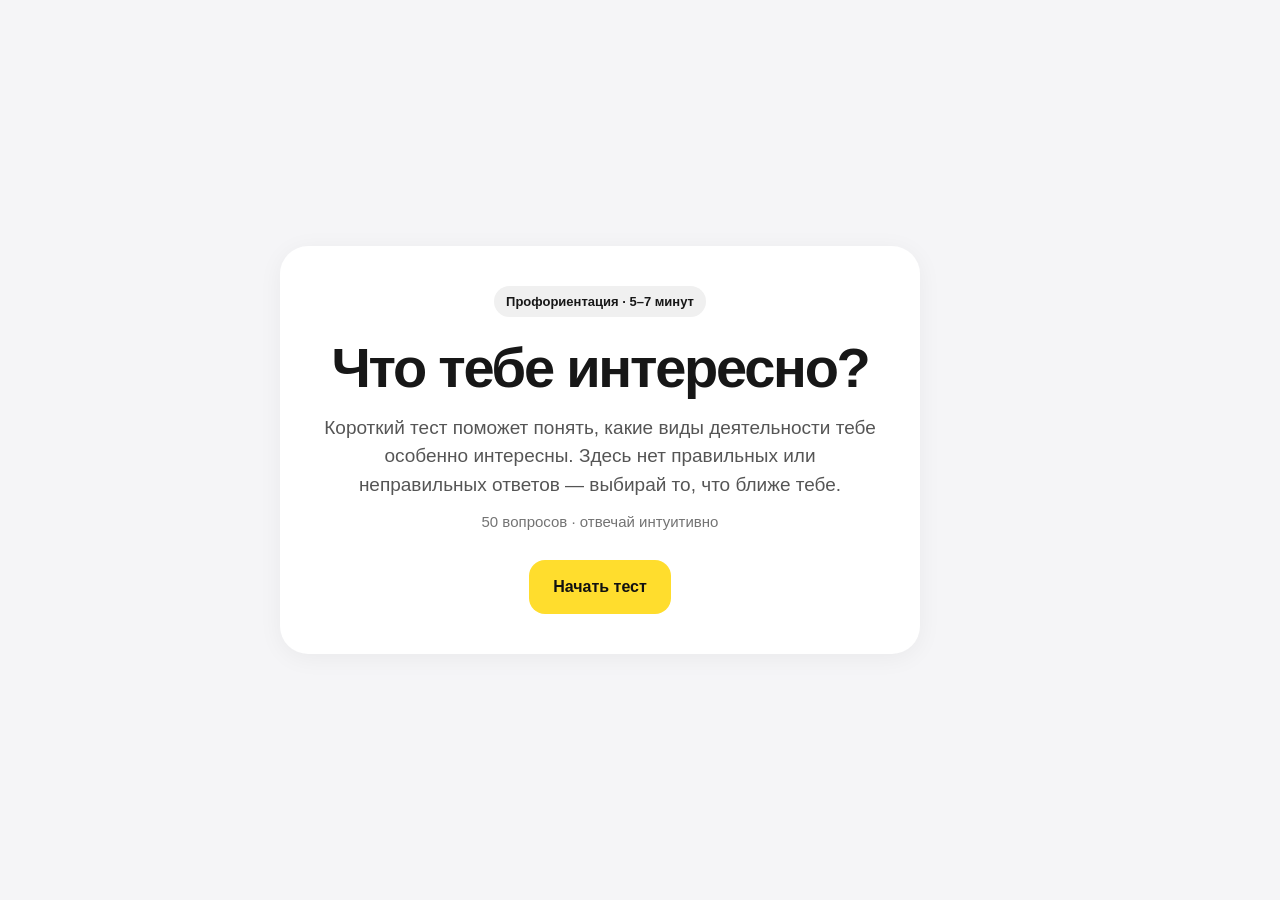
<file: golomstok.html>
<!DOCTYPE html>
<html lang="ru">
<head>
<meta charset="UTF-8">
<meta name="viewport" content="width=device-width, initial-scale=1.0">
<title>Профориентационный тест</title>
<style>
*{box-sizing:border-box}
:root{--bg:#f5f5f7;--card:#fff;--text:#171717;--muted:#737373;--line:#e6e6e6;--accent:#ffdd2d;--accent-hover:#f3cf00}
body{margin:0;background:var(--bg);color:var(--text);font-family:-apple-system,BlinkMacSystemFont,"Segoe UI",Roboto,Arial,sans-serif;min-height:100vh}
button{font:inherit;border:0;cursor:pointer}
.app{width:100%;min-height:100vh;padding:24px}
.container{width:min(720px,100%);margin:0 auto}
.screen{min-height:calc(100vh - 48px);display:flex;align-items:center}
.card{background:var(--card);border-radius:28px;padding:40px;box-shadow:0 4px 24px rgba(0,0,0,.05)}
.start{text-align:center}
.eyebrow{display:inline-block;background:#f0f0f0;border-radius:999px;padding:8px 12px;font-size:13px;font-weight:600;margin-bottom:22px}
h1{font-size:clamp(34px,7vw,56px);line-height:1.02;letter-spacing:-.04em;margin:0 0 18px}
.lead{font-size:19px;line-height:1.5;color:#555;max-width:560px;margin:0 auto 14px}
.time{font-size:15px;color:var(--muted);margin-bottom:30px}
.primary{background:var(--accent);color:#111;border-radius:16px;padding:16px 24px;font-weight:700;min-height:54px;transition:.15s}
.primary:hover{background:var(--accent-hover)}
.test-card{padding:28px}
.topbar{display:flex;align-items:center;justify-content:space-between;gap:16px;margin-bottom:16px}
.progress-text{font-size:14px;color:var(--muted);font-weight:600}
.progress{height:7px;background:#ededed;border-radius:99px;overflow:hidden;margin-bottom:42px}
.progress>div{height:100%;background:#111;border-radius:99px;transition:width .25s}
.question-label{font-size:17px;font-weight:700;margin-bottom:16px}
.question{font-size:clamp(25px,5vw,37px);line-height:1.16;letter-spacing:-.025em;margin:0 0 28px}
.answers{display:grid;gap:10px}
.answer{width:100%;text-align:left;background:#fafafa;border:2px solid transparent;border-radius:16px;padding:16px 18px;min-height:58px;display:flex;align-items:center;gap:12px;transition:.15s}
.answer:hover{background:#f1f1f1}
.answer.selected{border-color:#111;background:#f0f0f0}
.radio{width:22px;height:22px;border:2px solid #aaa;border-radius:50%;flex:0 0 22px;position:relative}
.selected .radio{border-color:#111}
.selected .radio:after{content:"";position:absolute;inset:4px;background:#111;border-radius:50%}
.answer-text{font-size:16px;line-height:1.3}
.actions{display:flex;justify-content:space-between;gap:12px;margin-top:24px}
.secondary{background:#eee;border-radius:14px;padding:13px 18px;font-weight:700;min-height:50px}
.secondary:disabled{opacity:.35;cursor:not-allowed}
.actions .primary{margin-left:auto;min-width:130px}
.result-head{text-align:center;margin-bottom:30px}
.result-head h1{font-size:clamp(34px,7vw,50px)}
.result-sub{color:#666;font-size:17px;line-height:1.5;margin:0}
.results{display:grid;gap:14px;margin-bottom:30px}
.result-item{background:#fafafa;border-radius:20px;padding:20px}
.result-top{display:flex;justify-content:space-between;align-items:baseline;gap:12px;margin-bottom:9px}
.result-name{font-size:20px;font-weight:750}
.result-score{font-size:18px;font-weight:750}
.result-bar{height:9px;background:#e6e6e6;border-radius:99px;overflow:hidden;margin-bottom:13px}
.result-bar div{height:100%;background:#111;border-radius:99px}
.result-desc{margin:0;color:#666;line-height:1.45;font-size:15px}
.cta{background:#111;color:#fff;border-radius:22px;padding:25px;margin:4px 0 20px}
.cta h2{font-size:23px;margin:0 0 10px;letter-spacing:-.02em}
.cta p{color:#cfcfcf;line-height:1.5;margin:0 0 20px}
.cta .primary{width:100%}
.restart{display:block;margin:0 auto;background:transparent;color:#555;text-decoration:underline;padding:8px}
.hidden{display:none!important}
@media(max-width:600px){
.app{padding:12px}.screen{min-height:calc(100vh - 24px);align-items:flex-start}.card{border-radius:22px;padding:24px 18px;margin:12px 0}.start{margin-top:8vh}.test-card{padding:20px 16px}.progress{margin-bottom:30px}.question{margin-bottom:22px}.answer{padding:14px 14px}.actions{position:sticky;bottom:0;background:#fff;padding-top:12px}.result-item{padding:17px}
}
</style>
</head>
<body>
<div class="app">
  <main class="container">
    <section id="startScreen" class="screen">
      <div class="card start">
        <div class="eyebrow">Профориентация · 5–7 минут</div>
        <h1>Что тебе интересно?</h1>
        <p class="lead">Короткий тест поможет понять, какие виды деятельности тебе особенно интересны. Здесь нет правильных или неправильных ответов — выбирай то, что ближе тебе.</p>
        <div class="time">50 вопросов · отвечай интуитивно</div>
        <button class="primary" onclick="startTest()">Начать тест</button>
      </div>
    </section>

    <section id="testScreen" class="screen hidden">
      <div class="card test-card">
        <div class="topbar">
          <span class="progress-text" id="progressText">Вопрос 1 из 50</span>
        </div>
        <div class="progress"><div id="progressBar" style="width:2%"></div></div>
        <div class="question-label">Насколько тебе было бы интересно заниматься таким делом?</div>
        <h2 class="question" id="questionText"></h2>
        <div class="answers" id="answers"></div>
        <div class="actions">
          <button class="secondary" id="backBtn" onclick="previousQuestion()">Назад</button>
          <button class="primary" id="nextBtn" onclick="nextQuestion()" disabled>Далее</button>
        </div>
      </div>
    </section>

    <section id="resultScreen" class="screen hidden">
      <div class="card">
        <div class="result-head">
          <div class="eyebrow">Твой результат</div>
          <h1>Вот что тебе интересно</h1>
          <p class="result-sub">Похоже, тебе особенно интересны эти виды деятельности. Это может быть хорошей точкой для изучения разных профессиональных направлений.</p>
        </div>
        <div class="results" id="results"></div>
        <div class="cta">
          <h2>А что это значит для будущей профессии?</h2>
          <p>Интересы — только одна часть профиля. Чтобы понять, какие профессиональные направления могут тебе подойти, нужно посмотреть ещё на особенности личности, ценности и предпочтительную рабочую среду.</p>
          <button class="primary" onclick="alert('Демонстрационная кнопка: подробный разбор пока недоступен.')">Получить подробный разбор</button>
        </div>
        <button class="restart" onclick="restartTest()">Пройти ещё раз</button>
      </div>
    </section>
  </main>
</div>

<script src="js/save-result.js"></script>

<script>
let testStartedAt = null;
const categories = [{"code":"RES","name":"Исследовать","description":"Узнавать новое, искать причины, проверять гипотезы, наблюдать и экспериментировать."},{"code":"SYS","name":"Понимать системы","description":"Находить закономерности, разбирать сложное на части, понимать логику и улучшать системы."},{"code":"CRE","name":"Создавать","description":"Придумывать новое, искать разные решения, менять привычное и создавать собственные идеи."},{"code":"TEC","name":"Конструировать","description":"Собирать, настраивать, разбирать устройства, работать с инструментами и технологиями."},{"code":"BIO","name":"Изучать живое","description":"Понимать человека, животных, растения и другие живые системы."},{"code":"HEL","name":"Развивать и помогать","description":"Помогать людям, объяснять, обучать, развивать навыки и искать индивидуальные решения."},{"code":"INF","name":"Влиять и взаимодействовать","description":"Обсуждать, убеждать, договариваться, выступать и вести людей к общей цели."},{"code":"ART","name":"Выражать","description":"Передавать идеи и настроение через визуальные образы, тексты, музыку, сюжеты и эстетику."},{"code":"ORG","name":"Организовывать","description":"Планировать, структурировать, распределять ресурсы, координировать задачи и проекты."}];
const questions = [{"id":"RES-01","scale":"RES","category":"Исследовать","text":"Тебе интересно узнавать, почему привычные вещи работают именно так?","type":"interest"},{"id":"TEC-01","scale":"TEC","category":"Конструировать","text":"Тебе нравится собирать что-нибудь из отдельных деталей?","type":"interest"},{"id":"INF-01","scale":"INF","category":"Влиять и взаимодействовать","text":"Тебе нравится объяснять свою позицию так, чтобы другой человек её понял и принял?","type":"interest"},{"id":"SYS-01","scale":"SYS","category":"Понимать системы","text":"Тебе нравится находить правило, по которому устроена последовательность или задача?","type":"interest"},{"id":"ORG-01","scale":"ORG","category":"Организовывать","text":"Тебе нравится заранее продумывать шаги, которые нужно сделать для достижения результата?","type":"interest"},{"id":"BIO-01","scale":"BIO","category":"Изучать живое","text":"Тебе интересно разбираться, что происходит с организмом человека в разных ситуациях?","type":"interest"},{"id":"ART-01","scale":"ART","category":"Выражать","text":"Тебе нравится превращать идею в рисунок, изображение или визуальный образ?","type":"interest"},{"id":"CRE-01","scale":"CRE","category":"Создавать","text":"Тебе нравится придумывать несколько разных вариантов решения одной задачи?","type":"interest"},{"id":"CTRL-01","scale":null,"category":"Контроль","text":"Тебе интересно разбираться, почему что-то произошло, если причина сразу непонятна?","type":"control","controlScale":"RES"},{"id":"HEL-01","scale":"HEL","category":"Развивать и помогать","text":"Тебе интересно вместе с человеком искать способ справиться с его трудностью?","type":"interest"},{"id":"RES-03","scale":"RES","category":"Исследовать","text":"Тебе нравится экспериментировать, меняя что-то одно, чтобы посмотреть, что произойдет?","type":"interest"},{"id":"TEC-03","scale":"TEC","category":"Конструировать","text":"Тебе было бы интересно использовать инструменты или технологии, чтобы что-то собрать или изменить?","type":"interest"},{"id":"INF-03","scale":"INF","category":"Влиять и взаимодействовать","text":"Тебе было бы интересно выступить перед группой и рассказать о своей идее?","type":"interest"},{"id":"SYS-03","scale":"SYS","category":"Понимать системы","text":"Тебе нравится выстраивать рассуждение шаг за шагом, чтобы прийти к ответу?","type":"interest"},{"id":"ORG-03","scale":"ORG","category":"Организовывать","text":"Тебе было бы интересно организовать работу нескольких людей над общей задачей?","type":"interest"},{"id":"BIO-03","scale":"BIO","category":"Изучать живое","text":"Тебе интересно разбираться, почему растения, животные или природные системы меняются?","type":"interest"},{"id":"ART-03","scale":"ART","category":"Выражать","text":"Тебе нравится создавать или подбирать музыку и звуки, чтобы передать определённое настроение?","type":"interest"},{"id":"CRE-03","scale":"CRE","category":"Создавать","text":"Тебе хочется изменить привычную вещь, чтобы она стала удобнее или интереснее?","type":"interest"},{"id":"CTRL-03","scale":null,"category":"Контроль","text":"Тебе интересно помогать другому человеку разобраться в том, что ему пока сложно понять?","type":"control","controlScale":"HEL"},{"id":"HEL-03","scale":"HEL","category":"Развивать и помогать","text":"Тебе интересно искать простое объяснение для человека, которому что-то пока непонятно?","type":"interest"},{"id":"RES-05","scale":"RES","category":"Исследовать","text":"Если что-то неожиданно произошло, тебе хочется разобраться, что именно к этому привело?","type":"interest"},{"id":"TEC-05","scale":"TEC","category":"Конструировать","text":"Тебе интересно искать причину неисправности и пробовать восстановить работу вещи?","type":"interest"},{"id":"INF-05","scale":"INF","category":"Влиять и взаимодействовать","text":"Тебе интересно обсуждать разные мнения и вместе приходить к общему решению?","type":"interest"},{"id":"SYS-05","scale":"SYS","category":"Понимать системы","text":"Если что-то можно сделать лучше, тебе интересно найти более эффективный способ?","type":"interest"},{"id":"ORG-05","scale":"ORG","category":"Организовывать","text":"Тебе интересно координировать разные задачи, чтобы большой проект двигался к результату?","type":"interest"},{"id":"BIO-05","scale":"BIO","category":"Изучать живое","text":"Тебе было бы интересно выяснять, как разные условия влияют на живые организмы?","type":"interest"},{"id":"ART-05","scale":"ART","category":"Выражать","text":"Тебе нравится подбирать цвета, формы и детали так, чтобы всё вместе выглядело гармонично?","type":"interest"},{"id":"CRE-05","scale":"CRE","category":"Создавать","text":"Тебе нравится пробовать разные варианты, пока не получится именно то, что ты задумал?","type":"interest"},{"id":"CTRL-05","scale":null,"category":"Контроль","text":"Тебе интересно понимать, как устроены сложные вещи и системы?","type":"control","controlScale":"SYS"},{"id":"HEL-05","scale":"HEL","category":"Развивать и помогать","text":"Тебе интересно разобраться, что именно нужно другому человеку, и придумать, как ему помочь?","type":"interest"},{"id":"RES-02","scale":"RES","category":"Исследовать","text":"Тебе нравится сначала предположить, почему что-то произошло, а потом проверить свою догадку?","type":"interest"},{"id":"TEC-02","scale":"TEC","category":"Конструировать","text":"Тебе интересно разбираться, как устроены механизмы и устройства внутри?","type":"interest"},{"id":"INF-02","scale":"INF","category":"Влиять и взаимодействовать","text":"Тебе интересно искать решение, которое устроит людей с разными мнениями?","type":"interest"},{"id":"SYS-02","scale":"SYS","category":"Понимать системы","text":"Тебе интересно разбирать сложную проблему на отдельные части, чтобы понять её?","type":"interest"},{"id":"ORG-02","scale":"ORG","category":"Организовывать","text":"Тебе интересно превращать большой объём информации в понятную структуру или список?","type":"interest"},{"id":"BIO-02","scale":"BIO","category":"Изучать живое","text":"Тебе интересно наблюдать за животными и разбираться, почему они ведут себя определённым образом?","type":"interest"},{"id":"ART-02","scale":"ART","category":"Выражать","text":"Тебе интересно придумывать тексты, описания или истории?","type":"interest"},{"id":"CRE-02","scale":"CRE","category":"Создавать","text":"Тебе интересно делать что-то по-своему, даже если уже существует привычный способ?","type":"interest"},{"id":"CTRL-02","scale":null,"category":"Контроль","text":"Тебе интересно придумывать новые способы решения привычных задач?","type":"control","controlScale":"CRE"},{"id":"HEL-02","scale":"HEL","category":"Развивать и помогать","text":"Тебе нравится объяснять другим то, что ты сам хорошо понял?","type":"interest"},{"id":"RES-04","scale":"RES","category":"Исследовать","text":"Тебе интересно наблюдать за происходящим, чтобы понять, как и почему оно меняется?","type":"interest"},{"id":"TEC-04","scale":"TEC","category":"Конструировать","text":"Тебе интересно настраивать устройство или систему, пока она не начнёт работать как нужно?","type":"interest"},{"id":"INF-04","scale":"INF","category":"Влиять и взаимодействовать","text":"Тебе интересно вести группу к общей цели и принимать решения, когда мнения участников расходятся?","type":"interest"},{"id":"SYS-04","scale":"SYS","category":"Понимать системы","text":"Тебе интересно искать закономерности, сравнивая разные факты или результаты?","type":"interest"},{"id":"ORG-04","scale":"ORG","category":"Организовывать","text":"Тебе интересно решать, как лучше распределить ограниченные время, деньги или другие ресурсы, чтобы получить нужный результат?","type":"interest"},{"id":"BIO-04","scale":"BIO","category":"Изучать живое","text":"Тебе интересно понимать, как разные живые организмы связаны друг с другом?","type":"interest"},{"id":"ART-04","scale":"ART","category":"Выражать","text":"Тебе интересно придумывать персонажей, сюжеты или целые вымышленные миры?","type":"interest"},{"id":"CRE-04","scale":"CRE","category":"Создавать","text":"Тебе нравится, когда после твоей идеи появляется что-то новое, чего раньше не было?","type":"interest"},{"id":"CTRL-04","scale":null,"category":"Контроль","text":"Тебе интересно планировать, что и в каком порядке нужно сделать для достижения результата?","type":"control","controlScale":"ORG"},{"id":"HEL-04","scale":"HEL","category":"Развивать и помогать","text":"Тебе было бы интересно помогать кому-то осваивать новый навык?","type":"interest"}];
const scaleDescriptions = Object.fromEntries(categories.map(c => [c.code, c.description]));

const answers = {};
let currentIndex = 0;
let results = [];

function show(id){
  ["startScreen","testScreen","resultScreen"].forEach(x => document.getElementById(x).classList.add("hidden"));
  document.getElementById(id).classList.remove("hidden");
}

function startTest(){
  testStartedAt = new Date().toISOString();
  currentIndex = 0;
  for(const key in answers) delete answers[key];
  results = [];
  show("testScreen");
  renderQuestion();
}

function renderQuestion(){
  const q = questions[currentIndex];
  const total = questions.length;
  document.getElementById("progressText").textContent = `Вопрос ${currentIndex + 1} из ${total}`;
  document.getElementById("progressBar").style.width = `${((currentIndex + 1) / total) * 100}%`;
  document.getElementById("questionText").textContent = q.text;

  const labels = ["Очень интересно","Скорее интересно","Не знаю / зависит от ситуации","Скорее неинтересно","Совсем неинтересно"];
  const box = document.getElementById("answers");
  box.innerHTML = "";
  labels.forEach((label,i) => {
    const value = 5 - i;
    const button = document.createElement("button");
    button.className = "answer" + (answers[q.id] === value ? " selected" : "");
    button.type = "button";
    button.innerHTML = `<span class="radio"></span><span class="answer-text">${label}</span>`;
    button.onclick = () => selectAnswer(value);
    box.appendChild(button);
  });

  document.getElementById("backBtn").disabled = currentIndex === 0;
  const next = document.getElementById("nextBtn");
  next.disabled = answers[q.id] == null;
  next.textContent = currentIndex === total - 1 ? "Получить результат" : "Далее";
}

function selectAnswer(value){
  answers[questions[currentIndex].id] = value;
  renderQuestion();
}

function nextQuestion(){
  if(answers[questions[currentIndex].id] == null) return;
  if(currentIndex < questions.length - 1){
    currentIndex++;
    renderQuestion();
  } else {
    calculateResults();
    renderResults();
    show("resultScreen");
    window.scrollTo(0,0);

    saveTestResult({
  testType: "golomstock",
  startedAt: testStartedAt,
  result: {
    scores: Object.fromEntries(
      results.map(r => [r.code, r.percent])
    ),
    top: results.slice(0, 3)
  },
  answers: answers
});
  }
}

function previousQuestion(){
  if(currentIndex > 0){
    currentIndex--;
    renderQuestion();
  }
}

function calculateResults(){
  const sums = {};
  const counts = {};
  categories.forEach(c => { sums[c.code] = 0; counts[c.code] = 0; });

  questions.forEach(q => {
    if(q.type === "interest" && q.scale && answers[q.id] != null){
      sums[q.scale] += answers[q.id];
      counts[q.scale]++;
    }
  });

  results = categories.map(c => {
    const average = counts[c.code] ? sums[c.code] / counts[c.code] : 1;
    return {
      code:c.code,
      name:c.name,
      description:c.description,
      percent:Math.round((average - 1) / 4 * 100)
    };
  }).sort((a,b) => b.percent - a.percent);

  checkConsistency();
}

function checkConsistency(){
  // Контрольные вопросы не влияют на score.
  // Они лишь устанавливают внутренний флаг inconsistency при сильном расхождении.
  questions.filter(q => q.type === "control").forEach(control => {
    const paired = questions.find(q =>
      q.type === "interest" &&
      q.scale === control.controlScale &&
      q.id === control.controlScale + "-01"
    );
    control.inconsistency = !!(paired && answers[control.id] != null && answers[paired.id] != null &&
      Math.abs(answers[control.id] - answers[paired.id]) >= 3);
  });
}

function renderResults(){
  const box = document.getElementById("results");
  box.innerHTML = "";
  results.slice(0,3).forEach(r => {
    const item = document.createElement("article");
    item.className = "result-item";
    item.innerHTML = `
      <div class="result-top">
        <div class="result-name">${r.name}</div>
        <div class="result-score">${r.percent}%</div>
      </div>
      <div class="result-bar"><div style="width:${r.percent}%"></div></div>
      <p class="result-desc">${r.description}</p>
    `;
    box.appendChild(item);
  });
}

function restartTest(){
  for(const key in answers) delete answers[key];
  currentIndex = 0;
  results = [];
  show("startScreen");
  window.scrollTo(0,0);
}
</script>
</body>
</html>
</file>
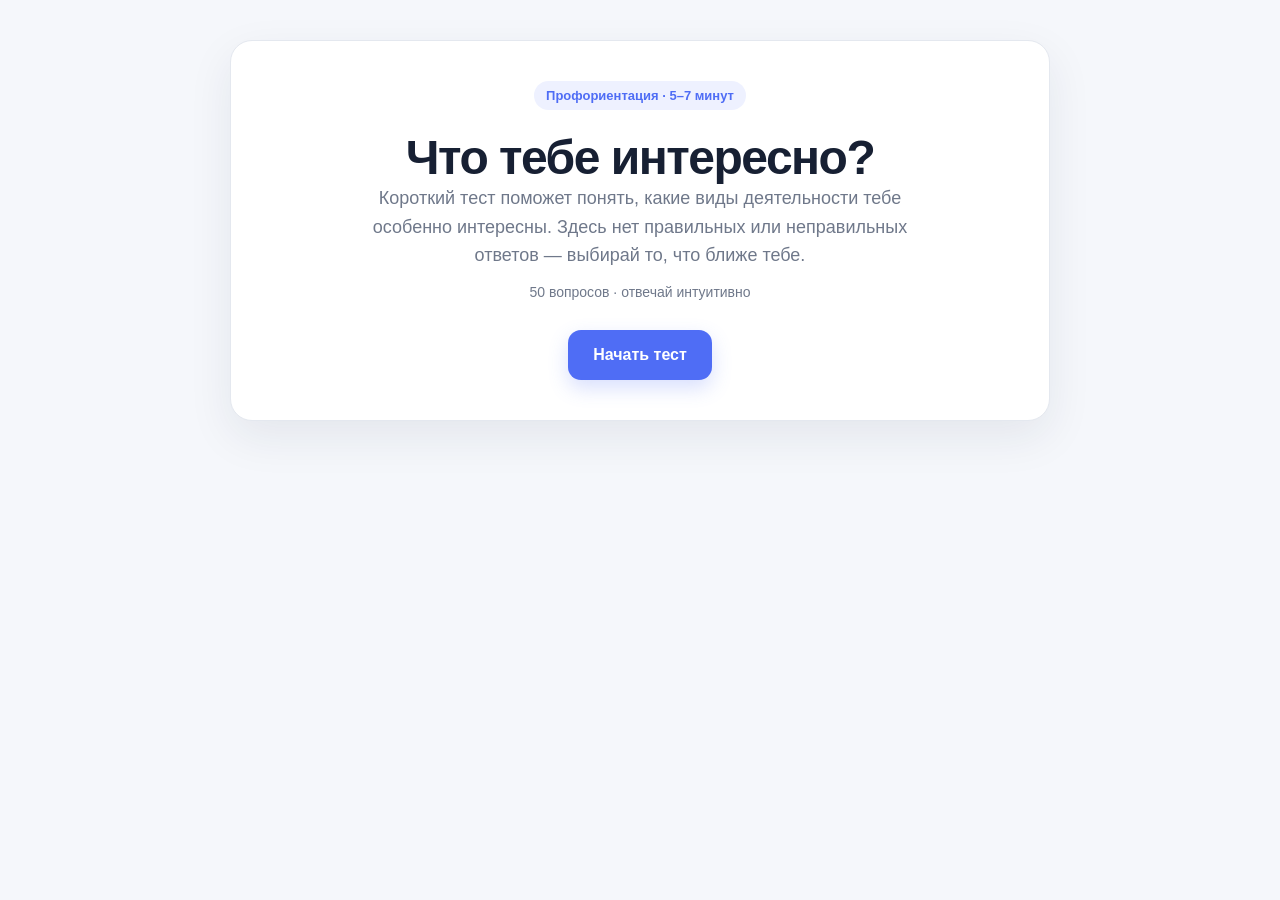
<file: golomstoсk.html>
<!DOCTYPE html>
<html lang="ru">
<head>
  <link rel="stylesheet" href="css/styles.css">
<meta charset="UTF-8">
<meta name="viewport" content="width=device-width, initial-scale=1.0">
<title>Профориентационный тест</title>

</head>
<body>
<div class="app">
  <main class="container">
    <section id="startScreen" class="screen">
      <div class="card start">
        <div class="eyebrow">Профориентация · 5–7 минут</div>
        <h1>Что тебе интересно?</h1>
        <p class="lead">Короткий тест поможет понять, какие виды деятельности тебе особенно интересны. Здесь нет правильных или неправильных ответов — выбирай то, что ближе тебе.</p>
        <div class="time">50 вопросов · отвечай интуитивно</div>
        <button class="primary" onclick="startTest()">Начать тест</button>
      </div>
    </section>

    <section id="testScreen" class="screen hidden">
      <div class="card test-card">
        <div class="topbar">
          <span class="progress-text" id="progressText">Вопрос 1 из 50</span>
        </div>
        <div class="progress"><div id="progressBar" style="width:2%"></div></div>
        <div class="question-label">Насколько тебе было бы интересно заниматься таким делом?</div>
        <h2 class="question" id="questionText"></h2>
        <div class="answers" id="answers"></div>
        <div class="actions">
          <button class="secondary" id="backBtn" onclick="previousQuestion()">Назад</button>
          <button class="primary" id="nextBtn" onclick="nextQuestion()" disabled>Далее</button>
        </div>
      </div>
    </section>
  </main>
</div>

<script src="js/save-result.js"></script>

<script>
let testStartedAt = null;
const categories = [{"code":"RES","name":"Исследовать","description":"Узнавать новое, искать причины, проверять гипотезы, наблюдать и экспериментировать."},{"code":"SYS","name":"Понимать системы","description":"Находить закономерности, разбирать сложное на части, понимать логику и улучшать системы."},{"code":"CRE","name":"Создавать","description":"Придумывать новое, искать разные решения, менять привычное и создавать собственные идеи."},{"code":"TEC","name":"Конструировать","description":"Собирать, настраивать, разбирать устройства, работать с инструментами и технологиями."},{"code":"BIO","name":"Изучать живое","description":"Понимать человека, животных, растения и другие живые системы."},{"code":"HEL","name":"Развивать и помогать","description":"Помогать людям, объяснять, обучать, развивать навыки и искать индивидуальные решения."},{"code":"INF","name":"Влиять и взаимодействовать","description":"Обсуждать, убеждать, договариваться, выступать и вести людей к общей цели."},{"code":"ART","name":"Выражать","description":"Передавать идеи и настроение через визуальные образы, тексты, музыку, сюжеты и эстетику."},{"code":"ORG","name":"Организовывать","description":"Планировать, структурировать, распределять ресурсы, координировать задачи и проекты."}];
const questions = [{"id":"RES-01","scale":"RES","category":"Исследовать","text":"Тебе интересно узнавать, почему привычные вещи работают именно так?","type":"interest"},{"id":"TEC-01","scale":"TEC","category":"Конструировать","text":"Тебе нравится собирать что-нибудь из отдельных деталей?","type":"interest"},{"id":"INF-01","scale":"INF","category":"Влиять и взаимодействовать","text":"Тебе нравится объяснять свою позицию так, чтобы другой человек её понял и принял?","type":"interest"},{"id":"SYS-01","scale":"SYS","category":"Понимать системы","text":"Тебе нравится находить правило, по которому устроена последовательность или задача?","type":"interest"},{"id":"ORG-01","scale":"ORG","category":"Организовывать","text":"Тебе нравится заранее продумывать шаги, которые нужно сделать для достижения результата?","type":"interest"},{"id":"BIO-01","scale":"BIO","category":"Изучать живое","text":"Тебе интересно разбираться, что происходит с организмом человека в разных ситуациях?","type":"interest"},{"id":"ART-01","scale":"ART","category":"Выражать","text":"Тебе нравится превращать идею в рисунок, изображение или визуальный образ?","type":"interest"},{"id":"CRE-01","scale":"CRE","category":"Создавать","text":"Тебе нравится придумывать несколько разных вариантов решения одной задачи?","type":"interest"},{"id":"CTRL-01","scale":null,"category":"Контроль","text":"Тебе интересно разбираться, почему что-то произошло, если причина сразу непонятна?","type":"control","controlScale":"RES"},{"id":"HEL-01","scale":"HEL","category":"Развивать и помогать","text":"Тебе интересно вместе с человеком искать способ справиться с его трудностью?","type":"interest"},{"id":"RES-03","scale":"RES","category":"Исследовать","text":"Тебе нравится экспериментировать, меняя что-то одно, чтобы посмотреть, что произойдет?","type":"interest"},{"id":"TEC-03","scale":"TEC","category":"Конструировать","text":"Тебе было бы интересно использовать инструменты или технологии, чтобы что-то собрать или изменить?","type":"interest"},{"id":"INF-03","scale":"INF","category":"Влиять и взаимодействовать","text":"Тебе было бы интересно выступить перед группой и рассказать о своей идее?","type":"interest"},{"id":"SYS-03","scale":"SYS","category":"Понимать системы","text":"Тебе нравится выстраивать рассуждение шаг за шагом, чтобы прийти к ответу?","type":"interest"},{"id":"ORG-03","scale":"ORG","category":"Организовывать","text":"Тебе было бы интересно организовать работу нескольких людей над общей задачей?","type":"interest"},{"id":"BIO-03","scale":"BIO","category":"Изучать живое","text":"Тебе интересно разбираться, почему растения, животные или природные системы меняются?","type":"interest"},{"id":"ART-03","scale":"ART","category":"Выражать","text":"Тебе нравится создавать или подбирать музыку и звуки, чтобы передать определённое настроение?","type":"interest"},{"id":"CRE-03","scale":"CRE","category":"Создавать","text":"Тебе хочется изменить привычную вещь, чтобы она стала удобнее или интереснее?","type":"interest"},{"id":"CTRL-03","scale":null,"category":"Контроль","text":"Тебе интересно помогать другому человеку разобраться в том, что ему пока сложно понять?","type":"control","controlScale":"HEL"},{"id":"HEL-03","scale":"HEL","category":"Развивать и помогать","text":"Тебе интересно искать простое объяснение для человека, которому что-то пока непонятно?","type":"interest"},{"id":"RES-05","scale":"RES","category":"Исследовать","text":"Если что-то неожиданно произошло, тебе хочется разобраться, что именно к этому привело?","type":"interest"},{"id":"TEC-05","scale":"TEC","category":"Конструировать","text":"Тебе интересно искать причину неисправности и пробовать восстановить работу вещи?","type":"interest"},{"id":"INF-05","scale":"INF","category":"Влиять и взаимодействовать","text":"Тебе интересно обсуждать разные мнения и вместе приходить к общему решению?","type":"interest"},{"id":"SYS-05","scale":"SYS","category":"Понимать системы","text":"Если что-то можно сделать лучше, тебе интересно найти более эффективный способ?","type":"interest"},{"id":"ORG-05","scale":"ORG","category":"Организовывать","text":"Тебе интересно координировать разные задачи, чтобы большой проект двигался к результату?","type":"interest"},{"id":"BIO-05","scale":"BIO","category":"Изучать живое","text":"Тебе было бы интересно выяснять, как разные условия влияют на живые организмы?","type":"interest"},{"id":"ART-05","scale":"ART","category":"Выражать","text":"Тебе нравится подбирать цвета, формы и детали так, чтобы всё вместе выглядело гармонично?","type":"interest"},{"id":"CRE-05","scale":"CRE","category":"Создавать","text":"Тебе нравится пробовать разные варианты, пока не получится именно то, что ты задумал?","type":"interest"},{"id":"CTRL-05","scale":null,"category":"Контроль","text":"Тебе интересно понимать, как устроены сложные вещи и системы?","type":"control","controlScale":"SYS"},{"id":"HEL-05","scale":"HEL","category":"Развивать и помогать","text":"Тебе интересно разобраться, что именно нужно другому человеку, и придумать, как ему помочь?","type":"interest"},{"id":"RES-02","scale":"RES","category":"Исследовать","text":"Тебе нравится сначала предположить, почему что-то произошло, а потом проверить свою догадку?","type":"interest"},{"id":"TEC-02","scale":"TEC","category":"Конструировать","text":"Тебе интересно разбираться, как устроены механизмы и устройства внутри?","type":"interest"},{"id":"INF-02","scale":"INF","category":"Влиять и взаимодействовать","text":"Тебе интересно искать решение, которое устроит людей с разными мнениями?","type":"interest"},{"id":"SYS-02","scale":"SYS","category":"Понимать системы","text":"Тебе интересно разбирать сложную проблему на отдельные части, чтобы понять её?","type":"interest"},{"id":"ORG-02","scale":"ORG","category":"Организовывать","text":"Тебе интересно превращать большой объём информации в понятную структуру или список?","type":"interest"},{"id":"BIO-02","scale":"BIO","category":"Изучать живое","text":"Тебе интересно наблюдать за животными и разбираться, почему они ведут себя определённым образом?","type":"interest"},{"id":"ART-02","scale":"ART","category":"Выражать","text":"Тебе интересно придумывать тексты, описания или истории?","type":"interest"},{"id":"CRE-02","scale":"CRE","category":"Создавать","text":"Тебе интересно делать что-то по-своему, даже если уже существует привычный способ?","type":"interest"},{"id":"CTRL-02","scale":null,"category":"Контроль","text":"Тебе интересно придумывать новые способы решения привычных задач?","type":"control","controlScale":"CRE"},{"id":"HEL-02","scale":"HEL","category":"Развивать и помогать","text":"Тебе нравится объяснять другим то, что ты сам хорошо понял?","type":"interest"},{"id":"RES-04","scale":"RES","category":"Исследовать","text":"Тебе интересно наблюдать за происходящим, чтобы понять, как и почему оно меняется?","type":"interest"},{"id":"TEC-04","scale":"TEC","category":"Конструировать","text":"Тебе интересно настраивать устройство или систему, пока она не начнёт работать как нужно?","type":"interest"},{"id":"INF-04","scale":"INF","category":"Влиять и взаимодействовать","text":"Тебе интересно вести группу к общей цели и принимать решения, когда мнения участников расходятся?","type":"interest"},{"id":"SYS-04","scale":"SYS","category":"Понимать системы","text":"Тебе интересно искать закономерности, сравнивая разные факты или результаты?","type":"interest"},{"id":"ORG-04","scale":"ORG","category":"Организовывать","text":"Тебе интересно решать, как лучше распределить ограниченные время, деньги или другие ресурсы, чтобы получить нужный результат?","type":"interest"},{"id":"BIO-04","scale":"BIO","category":"Изучать живое","text":"Тебе интересно понимать, как разные живые организмы связаны друг с другом?","type":"interest"},{"id":"ART-04","scale":"ART","category":"Выражать","text":"Тебе интересно придумывать персонажей, сюжеты или целые вымышленные миры?","type":"interest"},{"id":"CRE-04","scale":"CRE","category":"Создавать","text":"Тебе нравится, когда после твоей идеи появляется что-то новое, чего раньше не было?","type":"interest"},{"id":"CTRL-04","scale":null,"category":"Контроль","text":"Тебе интересно планировать, что и в каком порядке нужно сделать для достижения результата?","type":"control","controlScale":"ORG"},{"id":"HEL-04","scale":"HEL","category":"Развивать и помогать","text":"Тебе было бы интересно помогать кому-то осваивать новый навык?","type":"interest"}];
const scaleDescriptions = Object.fromEntries(categories.map(c => [c.code, c.description]));

const answers = {};
let currentIndex = 0;
let results = [];

function show(id){
  ["startScreen","testScreen"].forEach(x => document.getElementById(x).classList.add("hidden"));
  document.getElementById(id).classList.remove("hidden");
}

function startTest(){
  testStartedAt = new Date().toISOString();
  currentIndex = 0;
  for(const key in answers) delete answers[key];
  results = [];
  show("testScreen");
  renderQuestion();
}

function renderQuestion(){
  const q = questions[currentIndex];
  const total = questions.length;
  document.getElementById("progressText").textContent = `Вопрос ${currentIndex + 1} из ${total}`;
  document.getElementById("progressBar").style.width = `${((currentIndex + 1) / total) * 100}%`;
  document.getElementById("questionText").textContent = q.text;

  const labels = ["Очень интересно","Скорее интересно","Не знаю / зависит от ситуации","Скорее неинтересно","Совсем неинтересно"];
  const box = document.getElementById("answers");
  box.innerHTML = "";
  labels.forEach((label,i) => {
    const value = 5 - i;
    const button = document.createElement("button");
    button.className = "answer" + (answers[q.id] === value ? " selected" : "");
    button.type = "button";
    button.innerHTML = `<span class="radio"></span><span class="answer-text">${label}</span>`;
    button.onclick = () => selectAnswer(value);
    box.appendChild(button);
  });

  document.getElementById("backBtn").disabled = currentIndex === 0;
  const next = document.getElementById("nextBtn");
  next.disabled = answers[q.id] == null;
  next.textContent = currentIndex === total - 1 ? "Получить результат" : "Далее";
}

function selectAnswer(value){
  answers[questions[currentIndex].id] = value;
  renderQuestion();
}

async function nextQuestion(){
  if(answers[questions[currentIndex].id] == null) return;
  if(currentIndex < questions.length - 1){
    currentIndex++;
    renderQuestion();
  } else {
    calculateResults();
    const completedAt = new Date().toISOString();
    const scores = Object.fromEntries(results.map(r => [r.code, r.percent]));

    if (typeof saveTestResult === "function") {
      await saveTestResult({
      testType: "golomstock",
      startedAt: testStartedAt,
      completedAt: completedAt,
      result: {
        scores: scores,
        top: results.slice(0, 3)
      },
      answers: answers
      });
    }

    sessionStorage.setItem("profResult", JSON.stringify({
      testType: "golomstock",
      scores: scores,
      top: results.slice(0, 3)
    }));
    window.location.href = "result.html";
  }
}

function previousQuestion(){
  if(currentIndex > 0){
    currentIndex--;
    renderQuestion();
  }
}

function calculateResults(){
  const sums = {};
  const counts = {};
  categories.forEach(c => { sums[c.code] = 0; counts[c.code] = 0; });

  questions.forEach(q => {
    if(q.type === "interest" && q.scale && answers[q.id] != null){
      sums[q.scale] += answers[q.id];
      counts[q.scale]++;
    }
  });

  results = categories.map(c => {
    const average = counts[c.code] ? sums[c.code] / counts[c.code] : 1;
    return {
      code:c.code,
      name:c.name,
      description:c.description,
      percent:Math.round((average - 1) / 4 * 100)
    };
  }).sort((a,b) => b.percent - a.percent);

  checkConsistency();
}

function checkConsistency(){
  // Контрольные вопросы не влияют на score.
  // Они лишь устанавливают внутренний флаг inconsistency при сильном расхождении.
  questions.filter(q => q.type === "control").forEach(control => {
    const paired = questions.find(q =>
      q.type === "interest" &&
      q.scale === control.controlScale &&
      q.id === control.controlScale + "-01"
    );
    control.inconsistency = !!(paired && answers[control.id] != null && answers[paired.id] != null &&
      Math.abs(answers[control.id] - answers[paired.id]) >= 3);
  });
}

function renderResults(){
  const box = document.getElementById("results");
  box.innerHTML = "";
  results.slice(0,3).forEach(r => {
    const item = document.createElement("article");
    item.className = "result-item";
    item.innerHTML = `
      <div class="result-top">
        <div class="result-name">${r.name}</div>
        <div class="result-score">${r.percent}%</div>
      </div>
      <div class="result-bar"><div style="width:${r.percent}%"></div></div>
      <p class="result-desc">${r.description}</p>
    `;
    box.appendChild(item);
  });
}

function restartTest(){
  for(const key in answers) delete answers[key];
  currentIndex = 0;
  results = [];
  show("startScreen");
  window.scrollTo(0,0);
}
</script>
</body>
</html>
</file>
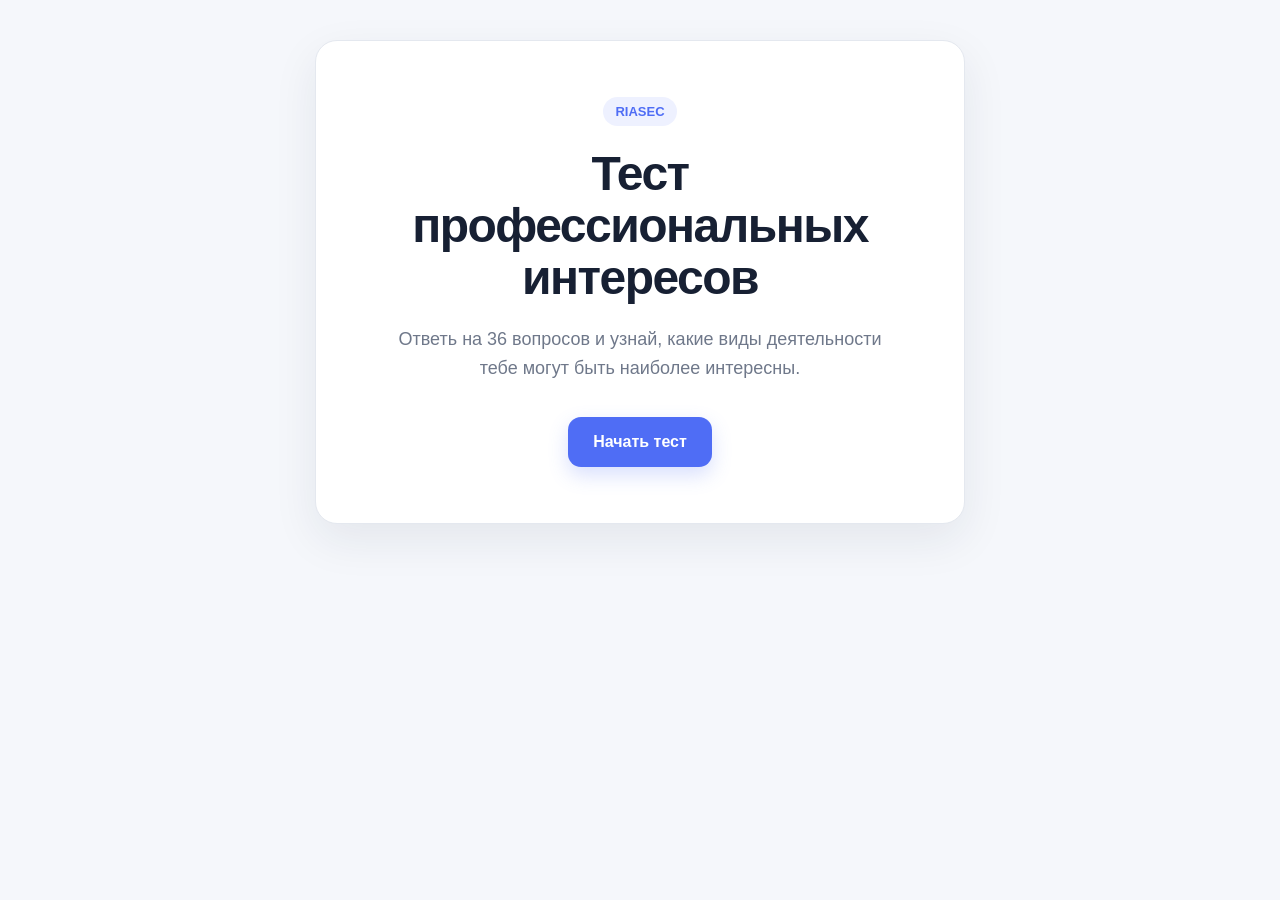
<file: holland.html>
<!DOCTYPE html>
<html lang="ru">
<head>
  <link rel="stylesheet" href="css/styles.css">
  <meta charset="UTF-8">
  <meta name="viewport" content="width=device-width, initial-scale=1.0">
  <meta name="description" content="Тест профессиональных интересов RIASEC">
  <title>Тест профессиональных интересов</title>   
</head>

<body>
  <main class="app">
    <div class="container">

      <!-- START SCREEN -->
      <section id="startScreen" class="screen start-screen">
        <div class="start-card">
          <div class="eyebrow">RIASEC</div>

          <h1>Тест профессиональных интересов</h1>

          <p class="start-description">
            Ответь на 36 вопросов и узнай, какие виды деятельности
            тебе могут быть наиболее интересны.
          </p>

          <button id="startButton" class="btn btn-primary">
            Начать тест
          </button>
        </div>
      </section>

      <!-- INSTRUCTION SCREEN -->
      <section id="instructionScreen" class="screen instruction-card hidden">
        <h2>Как проходить тест</h2>

        <p>
          Представь, что у тебя есть возможность заниматься разными делами.
          Оцени, насколько тебе было бы интересно заниматься каждым из них.
        </p>

        <p>
          Здесь нет правильных или неправильных ответов.
          Отвечай так, как действительно чувствуешь.
        </p>

        <div class="scale">
          <div class="scale-item">
            <span class="scale-number">1</span>
            <span>Совсем не интересно</span>
          </div>
          <div class="scale-item">
            <span class="scale-number">2</span>
            <span>Скорее не интересно</span>
          </div>
          <div class="scale-item">
            <span class="scale-number">3</span>
            <span>Не знаю / безразлично</span>
          </div>
          <div class="scale-item">
            <span class="scale-number">4</span>
            <span>Скорее интересно</span>
          </div>
          <div class="scale-item">
            <span class="scale-number">5</span>
            <span>Очень интересно</span>
          </div>
        </div>

        <button id="instructionStartButton" class="btn btn-primary">
          Начать
        </button>
      </section>

      <!-- TEST SCREEN -->
      <section id="testScreen" class="screen test-screen hidden">

        <div class="test-top">
          <div class="progress-info">
            <span id="questionCounter">Вопрос 1 из 36</span>
            <span id="progressPercent">3%</span>
          </div>

          <div class="progress-bar" aria-label="Прогресс прохождения">
            <div id="progressFill" class="progress-fill"></div>
          </div>
        </div>

        <div class="question-card">
          <div id="questionNumber" class="question-number">
            Вопрос 1
          </div>

          <h2 id="questionText" class="question-title"></h2>

          <div id="answers" class="answers"></div>

          <div class="question-actions">
            <button id="nextButton" class="btn btn-primary" disabled>
              Далее
            </button>
          </div>
        </div>
      </section>

    </div>
  </main>

  <script src="js/save-result.js"></script>
  <script>
    "use strict";

    /*
     * RIASEC TEST
     * 36 questions / 6 types / 5-point scale
     */

    const answerOptions = [
      { value: 1, text: "Совсем не интересно" },
      { value: 2, text: "Скорее не интересно" },
      { value: 3, text: "Не знаю / безразлично" },
      { value: 4, text: "Скорее интересно" },
      { value: 5, text: "Очень интересно" }
    ];

    const typeData = {
      R: {
        code: "R",
        name: "Реалистический",
        description:
          "Тебе могут быть интересны практические задачи, техника, инструменты, механизмы и создание конкретных вещей. В работе тебе может нравиться видеть осязаемый результат своих действий."
      },

      I: {
        code: "I",
        name: "Исследовательский",
        description:
          "Тебе могут быть интересны сложные вопросы, анализ, эксперименты и поиск закономерностей. Тебе может нравиться разбираться в том, как устроены вещи и почему они работают именно так."
      },

      A: {
        code: "A",
        name: "Артистический",
        description:
          "Тебе может быть интересно придумывать новое, экспериментировать и выражать свои идеи. Тебе может быть важна свобода выбора и возможность находить собственные решения."
      },

      S: {
        code: "S",
        name: "Социальный",
        description:
          "Тебе могут быть интересны задачи, связанные с людьми: помощь, обучение, объяснение, общение и развитие других. Тебе может быть важно видеть пользу своей работы для людей."
      },

      E: {
        code: "E",
        name: "Предпринимательский",
        description:
          "Тебе могут быть интересны задачи, где нужно проявлять инициативу, влиять на ситуацию, организовывать людей и добиваться результата. Тебе может нравиться брать ответственность и продвигать свои идеи."
      },

      C: {
        code: "C",
        name: "Конвенциональный",
        description:
          "Тебе могут быть интересны задачи, где важны порядок, структура, данные и понятные правила. Тебе может нравиться систематизировать информацию, планировать и находить ошибки."
      }
    };

    const questions = [
      // R
      {
        id: "R1",
        type: "R",
        text: "Разобрать устройство и понять, как оно работает."
      },
      {
        id: "R2",
        type: "R",
        text: "Собрать что-нибудь своими руками по инструкции или чертежу."
      },
      {
        id: "R3",
        type: "R",
        text: "Настроить или починить технику, которая перестала работать."
      },
      {
        id: "R4",
        type: "R",
        text: "Поработать с инструментами, оборудованием или механизмами."
      },
      {
        id: "R5",
        type: "R",
        text: "Создать физический объект — модель, конструкцию или прототип."
      },
      {
        id: "R6",
        type: "R",
        text: "Проводить время за практической задачей, где нужно что-то делать руками, а не только читать или обсуждать."
      },

      // I
      {
        id: "I1",
        type: "I",
        text: "Разобраться, почему произошло необычное явление."
      },
      {
        id: "I2",
        type: "I",
        text: "Провести эксперимент и проверить собственную гипотезу."
      },
      {
        id: "I3",
        type: "I",
        text: "Изучить сложную тему просто потому, что стало интересно, как она устроена."
      },
      {
        id: "I4",
        type: "I",
        text: "Найти закономерность в большом количестве информации."
      },
      {
        id: "I5",
        type: "I",
        text: "Решить задачу, над которой нужно долго думать и искать решение."
      },
      {
        id: "I6",
        type: "I",
        text: "Сравнить несколько вариантов и на основе фактов определить, какой лучше."
      },

      // A
      {
        id: "A1",
        type: "A",
        text: "Придумать собственный дизайн приложения, игры или сайта."
      },
      {
        id: "A2",
        type: "A",
        text: "Создать рисунок, иллюстрацию, видео или другой визуальный проект."
      },
      {
        id: "A3",
        type: "A",
        text: "Придумать необычный способ решить обычную задачу."
      },
      {
        id: "A4",
        type: "A",
        text: "Написать историю, сценарий или придумать персонажа."
      },
      {
        id: "A5",
        type: "A",
        text: "Переделать существующую вещь так, чтобы она выглядела необычно."
      },
      {
        id: "A6",
        type: "A",
        text: "Работать над проектом, где нет одного правильного ответа и можно экспериментировать."
      },

      // S
      {
        id: "S1",
        type: "S",
        text: "Помочь человеку разобраться в том, что у него не получается."
      },
      {
        id: "S2",
        type: "S",
        text: "Объяснить кому-то сложную тему простыми словами."
      },
      {
        id: "S3",
        type: "S",
        text: "Организовать совместную работу группы людей."
      },
      {
        id: "S4",
        type: "S",
        text: "Узнать, что человек чувствует или о чём он переживает."
      },
      {
        id: "S5",
        type: "S",
        text: "Научить другого человека тому, что умеешь сам."
      },
      {
        id: "S6",
        type: "S",
        text: "Участвовать в проекте, результат которого помогает другим людям."
      },

      // E
      {
        id: "E1",
        type: "E",
        text: "Придумать идею проекта и убедить других присоединиться."
      },
      {
        id: "E2",
        type: "E",
        text: "Организовать людей так, чтобы вместе добиться результата."
      },
      {
        id: "E3",
        type: "E",
        text: "Выступить перед группой и убедить её в своей идее."
      },
      {
        id: "E4",
        type: "E",
        text: "Придумать способ заработать на собственной идее или проекте."
      },
      {
        id: "E5",
        type: "E",
        text: "Взять на себя ответственность за результат общего дела."
      },
      {
        id: "E6",
        type: "E",
        text: "Участвовать в соревновании, где важно добиться лучшего результата."
      },

      // C
      {
        id: "C1",
        type: "C",
        text: "Навести порядок в большом количестве информации."
      },
      {
        id: "C2",
        type: "C",
        text: "Составить таблицу, список или систему, чтобы ничего не забыть."
      },
      {
        id: "C3",
        type: "C",
        text: "Работать с цифрами, данными и статистикой."
      },
      {
        id: "C4",
        type: "C",
        text: "Следовать понятным правилам, если они помогают избежать ошибок."
      },
      {
        id: "C5",
        type: "C",
        text: "Проверять документы или данные и находить в них ошибки."
      },
      {
        id: "C6",
        type: "C",
        text: "Организовать большой проект так, чтобы каждый этап был понятен и находился под контролем."
      }
    ];

    const combinationDirections = {
      "I+R": [
        "инженерия",
        "технологии",
        "робототехника",
        "технические исследования",
        "программирование",
        "прикладная наука"
      ],

      "R+I": [
        "инженерия",
        "робототехника",
        "IT",
        "технические исследования",
        "лабораторная деятельность"
      ],

      "I+C": [
        "аналитика",
        "работа с данными",
        "программирование",
        "исследовательская деятельность",
        "финансовая аналитика"
      ],

      "C+I": [
        "аналитика",
        "работа с данными",
        "программирование",
        "исследовательская деятельность",
        "финансовая аналитика"
      ],

      "A+I": [
        "дизайн",
        "UX/UI",
        "цифровые продукты",
        "архитектура",
        "творческие технологии"
      ],

      "I+A": [
        "дизайн",
        "UX/UI",
        "цифровые продукты",
        "архитектура",
        "творческие технологии"
      ],

      "S+E": [
        "управление",
        "предпринимательство",
        "образование",
        "проектная деятельность",
        "работа с командами"
      ],

      "E+S": [
        "управление",
        "предпринимательство",
        "образование",
        "проектная деятельность",
        "работа с командами"
      ],

      "S+A": [
        "образование",
        "медиа",
        "коммуникации",
        "творческие социальные проекты",
        "работа с детьми и людьми"
      ],

      "A+S": [
        "образование",
        "медиа",
        "коммуникации",
        "творческие социальные проекты",
        "работа с детьми и людьми"
      ],

      "E+C": [
        "управление",
        "бизнес",
        "проектный менеджмент",
        "организация процессов",
        "предпринимательство"
      ],

      "C+E": [
        "управление",
        "бизнес",
        "проектный менеджмент",
        "организация процессов",
        "предпринимательство"
      ],

      "R+C": [
        "технические специальности",
        "производство",
        "логистика",
        "контроль качества",
        "техническое обслуживание"
      ],

      "C+R": [
        "технические специальности",
        "производство",
        "логистика",
        "контроль качества",
        "техническое обслуживание"
      ]
    };

    let shuffledQuestions = [];
    let currentQuestionIndex = 0;
    let answers = {};
    let selectedAnswer = null;
    let startedAt = null;

    const startScreen = document.getElementById("startScreen");
    const instructionScreen = document.getElementById("instructionScreen");
    const testScreen = document.getElementById("testScreen");

    const startButton = document.getElementById("startButton");
    const instructionStartButton = document.getElementById("instructionStartButton");
    const nextButton = document.getElementById("nextButton");

    const questionCounter = document.getElementById("questionCounter");
    const progressPercent = document.getElementById("progressPercent");
    const progressFill = document.getElementById("progressFill");
    const questionNumber = document.getElementById("questionNumber");
    const questionText = document.getElementById("questionText");
    const answersContainer = document.getElementById("answers");

    function showScreen(screen) {
      [
        startScreen,
        instructionScreen,
        testScreen
      ].forEach((element) => {
        element.classList.add("hidden");
      });

      screen.classList.remove("hidden");

      window.scrollTo({
        top: 0,
        behavior: "smooth"
      });
    }

    function shuffle(array) {
      const copy = [...array];

      for (let i = copy.length - 1; i > 0; i--) {
        const j = Math.floor(Math.random() * (i + 1));

        [copy[i], copy[j]] = [copy[j], copy[i]];
      }

      return copy;
    }

    function initializeTest() {
        startedAt = new Date().toISOString();
      shuffledQuestions = shuffle(questions);
      currentQuestionIndex = 0;
      answers = {};
      selectedAnswer = null;

      

      renderQuestion();
      showScreen(testScreen);
    }

    function renderQuestion() {
      const question = shuffledQuestions[currentQuestionIndex];

      selectedAnswer = answers[question.id] || null;

      const questionNumberValue = currentQuestionIndex + 1;
      const total = shuffledQuestions.length;

      const percent = Math.round((questionNumberValue / total) * 100);

      questionCounter.textContent =
        `Вопрос ${questionNumberValue} из ${total}`;

      progressPercent.textContent = `${percent}%`;

      progressFill.style.width = `${percent}%`;

      questionNumber.textContent =
        `Вопрос ${questionNumberValue}`;

      questionText.textContent = question.text;

      answersContainer.innerHTML = "";

      answerOptions.forEach((option) => {
        const button = document.createElement("button");

        button.type = "button";
        button.className = "answer";

        if (selectedAnswer === option.value) {
          button.classList.add("selected");
        }

        button.innerHTML = `
          <span class="answer-dot"></span>
          <span class="answer-text">${option.text}</span>
        `;

        button.addEventListener("click", () => {
          selectAnswer(option.value);
        });

        answersContainer.appendChild(button);
      });

      nextButton.disabled = selectedAnswer === null;

      if (currentQuestionIndex === total - 1) {
        nextButton.textContent = "Завершить тест";
      } else {
        nextButton.textContent = "Далее";
      }

      const card = document.querySelector(".question-card");

      if (card) {
        card.classList.remove("screen");

        void card.offsetWidth;

        card.classList.add("screen");
      }
    }

    function selectAnswer(value) {
      const question = shuffledQuestions[currentQuestionIndex];

      selectedAnswer = value;
      answers[question.id] = value;

      const answerButtons =
        answersContainer.querySelectorAll(".answer");

      answerButtons.forEach((button, index) => {
        button.classList.toggle(
          "selected",
          answerOptions[index].value === value
        );
      });

      nextButton.disabled = false;
    }

    async function nextQuestion() {
      if (selectedAnswer === null) {
        return;
      }

      if (currentQuestionIndex >= shuffledQuestions.length - 1) {
        await calculateResult();
        return;
      }

      currentQuestionIndex += 1;
      renderQuestion();
    }

    function calculateScores() {
      const totals = {
        R: 0,
        I: 0,
        A: 0,
        S: 0,
        E: 0,
        C: 0
      };

      questions.forEach((question) => {
        const value = Number(answers[question.id]);

        if (value >= 1 && value <= 5) {
          totals[question.type] += value;
        }
      });

      const scores = {};

      Object.keys(totals).forEach((type) => {
        const average = totals[type] / 6;

        const normalized =
          ((average - 1) / 4) * 100;

        scores[type] = Math.round(normalized);
      });

      return scores;
    }

    function sortTypes(scores) {
      return Object.keys(scores).sort((a, b) => {
        if (scores[b] !== scores[a]) {
          return scores[b] - scores[a];
        }

        return a.localeCompare(b);
      });
    }

    function getResultSummary(sortedTypes, scores) {
      const first = sortedTypes[0];
      const second = sortedTypes[1];
      const third = sortedTypes[2];

      const firstName = typeData[first].name.toLowerCase();
      const secondName = typeData[second].name.toLowerCase();
      const thirdName = typeData[third].name.toLowerCase();

      const firstGap = scores[first] - scores[second];
      const secondGap = scores[second] - scores[third];

      if (firstGap <= 7 && secondGap <= 7) {
        return `У тебя достаточно сбалансированный профиль: одновременно могут быть интересны ${firstName}, ${secondName} и ${thirdName} задачи.`;
      }

      if (firstGap <= 7) {
        return `У тебя особенно выражено сочетание ${firstName} и ${secondName} интересов. При выборе занятий стоит обратить внимание на задачи, где могут сочетаться оба типа деятельности.`;
      }

      return `Сейчас наиболее выражен ${firstName} тип профессиональных интересов. Также стоит обратить внимание на ${secondName} и ${thirdName} — вместе они формируют твой основной профиль интересов.`;
    }

    function getMeaning(sortedTypes, scores) {
      const first = sortedTypes[0];
      const second = sortedTypes[1];
      const third = sortedTypes[2];

      const paragraphs = [];

      paragraphs.push(
        `Твой профиль показывает, какие виды деятельности могут вызывать у тебя больший интерес. Наиболее выражены ${typeData[first].name.toLowerCase()}, ${typeData[second].name.toLowerCase()} и ${typeData[third].name.toLowerCase()} интересы.`
      );

      if (scores[first] - scores[second] <= 7) {
        paragraphs.push(
          `При этом первые два результата близки, поэтому лучше рассматривать их как сочетание: тебе могут быть интересны задачи, в которых присутствуют элементы обоих типов.`
        );
      }

      paragraphs.push(
        `Это не означает, что тебе подходит только определённый вид деятельности. Результат стоит использовать как ориентир для дальнейшего изучения учебных предметов, проектов, кружков и профессиональных направлений.`
      );

      return paragraphs;
    }

    function getDirections(sortedTypes) {
      const first = sortedTypes[0];
      const second = sortedTypes[1];

      const exactKey = `${first}+${second}`;

      if (combinationDirections[exactKey]) {
        return combinationDirections[exactKey];
      }

      const firstDescription = {
        R: "практико-ориентированные и технические направления",
        I: "исследовательские и аналитические направления",
        A: "творческие и проектные направления",
        S: "социальные, образовательные и коммуникационные направления",
        E: "управленческие, предпринимательские и проектные направления",
        C: "аналитические, организационные и структурированные направления"
      };

      const secondDescription = {
        R: "где можно создавать и проверять конкретные вещи",
        I: "где нужно анализировать и искать закономерности",
        A: "где можно создавать новое и экспериментировать",
        S: "где важны взаимодействие и помощь людям",
        E: "где требуется инициатива и ответственность за результат",
        C: "где важны порядок, данные и организация процессов"
      };

      return [
        firstDescription[first],
        firstDescription[second],
        `Проекты, ${secondDescription[first]}`,
        `Задачи, ${secondDescription[second]}`,
        "Междисциплинарные проекты, объединяющие несколько интересов"
      ];
    }

  async function renderResult() {
      const scores = calculateScores();
      const sortedTypes = sortTypes(scores);
      const code = sortedTypes.slice(0, 3).join("");
      const completedAt = new Date().toISOString();

      if (typeof saveTestResult === "function") {
        await saveTestResult({
          testType: "holland",
          startedAt: startedAt,
          completedAt: completedAt,
          result: {
            scores: scores,
            code: code,
            top: sortedTypes.slice(0, 3).map((type) => ({
              code: type,
              name: typeData[type].name,
              percent: scores[type]
            }))
          },
          answers: answers
        });
      }

      sessionStorage.setItem("profResult", JSON.stringify({
        testType: "holland",
        scores: scores,
        code: code,
        summary: getResultSummary(sortedTypes, scores),
        top: sortedTypes.slice(0, 3).map(type => ({
          code:type,
          name:typeData[type].name,
          percent:scores[type],
          description:typeData[type].description
        })),
        all: sortedTypes.map(type => ({
          code:type,
          name:typeData[type].name,
          percent:scores[type]
        })),
        meaning:getMeaning(sortedTypes, scores),
        directions:getDirections(sortedTypes)
      }));
      window.location.href = "result.html";
    }

    async function calculateResult() {
      /*
       * Все 36 вопросов гарантированно имеют ответ,
       * так как кнопка перехода недоступна без выбора.
       */
      await renderResult();
    }

    function restartTest() {
      shuffledQuestions = [];
      currentQuestionIndex = 0;
      answers = {};
      selectedAnswer = null;

      showScreen(startScreen);
    }

    startButton.addEventListener("click", () => {
      showScreen(instructionScreen);
    });

    instructionStartButton.addEventListener("click", () => {
      initializeTest();
    });

    nextButton.addEventListener("click", async () => {
      await nextQuestion();
    });

    /*
     * Поддержка клавиатуры.
     * 1–5 выбирают соответствующий вариант ответа.
     * Enter переходит к следующему вопросу.
     */
    document.addEventListener("keydown", (event) => {
      if (testScreen.classList.contains("hidden")) {
        return;
      }

      if (
        event.key >= "1" &&
        event.key <= "5"
      ) {
        selectAnswer(Number(event.key));
      }

      if (event.key === "Enter" && !nextButton.disabled) {
        nextQuestion();
      }
    });
  </script>
</body>
</html>
</file>
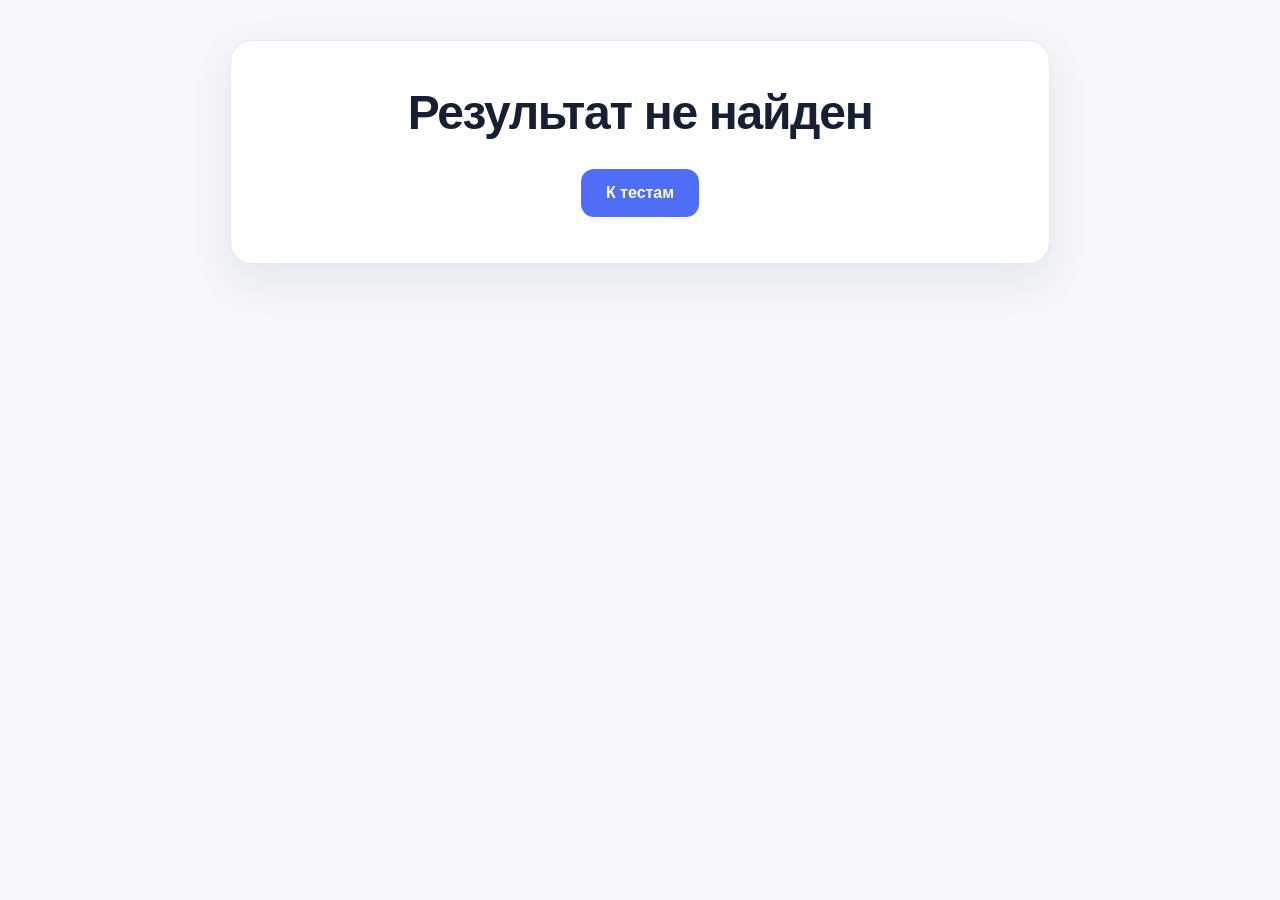
<file: result.html>
<!DOCTYPE html>
<html lang="ru">
<head>
<meta charset="UTF-8">
<meta name="viewport" content="width=device-width, initial-scale=1.0">
<title>Результат теста</title>
<style>
*{box-sizing:border-box}
:root{--bg:#f5f7fb;--surface:#fff;--text:#172033;--muted:#6f788a;--border:#e4e8ef;--accent:#4f6df5;--accent-dark:#3e5bd8;--accent-soft:#eef1ff;--shadow:0 16px 45px rgba(31,42,68,.08)}
body{margin:0;min-height:100vh;background:var(--bg);color:var(--text);font-family:-apple-system,BlinkMacSystemFont,"Segoe UI",Roboto,Arial,sans-serif}
.app{width:100%;min-height:100vh;padding:40px 20px}.card{width:min(820px,100%);margin:0 auto;background:var(--surface);border:1px solid var(--border);border-radius:22px;box-shadow:var(--shadow);padding:46px}
h1{margin:0 0 14px;font-size:clamp(32px,5vw,48px);line-height:1.08;letter-spacing:-1.3px}h2{font-size:22px;margin:32px 0 18px}p{line-height:1.6}.muted{color:var(--muted)}
.top{margin-bottom:30px}.code{display:inline-block;margin-top:16px;padding:14px 22px;border-radius:16px;background:var(--accent-soft);color:var(--accent);font-size:28px;font-weight:800;letter-spacing:4px}
.items{display:grid;gap:14px}.item{padding:20px;border:1px solid var(--border);border-radius:17px;background:#fff}.row{display:flex;justify-content:space-between;gap:14px;font-weight:800}.score{color:var(--accent);white-space:nowrap}.bar{height:9px;background:#e8ebf1;border-radius:99px;overflow:hidden;margin:11px 0}.bar i{display:block;height:100%;background:var(--accent);border-radius:inherit}.desc{margin:0;color:var(--muted);font-size:15px}
.list{margin:0;padding-left:21px;color:var(--muted);line-height:1.7}.actions{margin-top:30px}.btn{border:0;border-radius:13px;padding:15px 25px;background:var(--accent);color:#fff;font:inherit;font-weight:700;cursor:pointer}.btn:hover{background:var(--accent-dark)}
.empty{text-align:center}
@media(max-width:640px){.app{padding:18px 12px}.card{padding:28px 20px;border-radius:18px}}
</style>
</head>
<body>
<main class="app"><section id="card" class="card"></section></main>
<script>
"use strict";
const data=JSON.parse(sessionStorage.getItem("profResult")||"null");
const card=document.getElementById("card");
const esc=s=>String(s??"").replace(/[&<>"']/g,c=>({"&":"&amp;","<":"&lt;",">":"&gt;",'"':"&quot;","'":"&#39;"}[c]));
const bar=(name,score,desc="")=>`<div class="item"><div class="row"><span>${esc(name)}</span><span class="score">${Number(score)||0}%</span></div><div class="bar"><i style="width:${Number(score)||0}%"></i></div>${desc?`<p class="desc">${esc(desc)}</p>`:""}</div>`;
const testsButton=`<div class="actions"><button class="btn" onclick="location.href='tests.html'">К тестам</button></div>`;

if(!data){
 card.innerHTML=`<div class="empty"><h1>Результат не найден</h1>${testsButton}</div>`;
}else if(data.testType==="holland"){
 card.innerHTML=`
 <div class="top"><h1>Твой профиль профессиональных интересов</h1><p class="muted">${esc(data.summary)}</p><div class="code">${esc(data.code)}</div></div>
 <h2>Твои наиболее выраженные интересы</h2><div class="items">${data.top.map(x=>bar(x.name,x.percent,x.description)).join("")}</div>
 <h2>Профиль всех шести типов</h2><div class="items">${data.all.map(x=>bar(x.name,x.percent)).join("")}</div>
 <h2>Что это может означать</h2>${data.meaning.map(x=>`<p class="muted">${esc(x)}</p>`).join("")}
 <h2>Потенциально интересные направления</h2><ul class="list">${data.directions.map(x=>`<li>${esc(x)}</li>`).join("")}</ul>
 ${testsButton}`;
}else if(data.testType==="golomstock"){
 card.innerHTML=`
 <div class="top"><h1>Вот что тебе интересно</h1><p class="muted">Похоже, тебе особенно интересны эти виды деятельности. Это может быть хорошей точкой для изучения разных профессиональных направлений.</p></div>
 <div class="items">${data.top.map(x=>bar(x.name,x.percent,x.description)).join("")}</div>
 ${testsButton}`;
}else if(data.testType==="16pf"){
 card.innerHTML=`
 <div class="top"><p class="muted">Твой профессиональный стиль</p><h1>${esc(data.profile)}</h1><p class="muted">${esc(data.profileDesc)}</p></div>
 <h2>Твой профиль</h2><div class="items">${Object.entries(data.scores).map(([n,v])=>bar(n,v)).join("")}</div>
 <h2>Направления, которые стоит попробовать</h2><div class="items">${data.directions.map(x=>bar(x.name,x.score,"Может быть интересно исследовать это направление с учётом твоего общего профиля.")).join("")}</div>
 ${testsButton}`;
}else{
 card.innerHTML=`<div class="empty"><h1>Результат не найден</h1>${testsButton}</div>`;
}
</script>
</body>
</html>
</file>
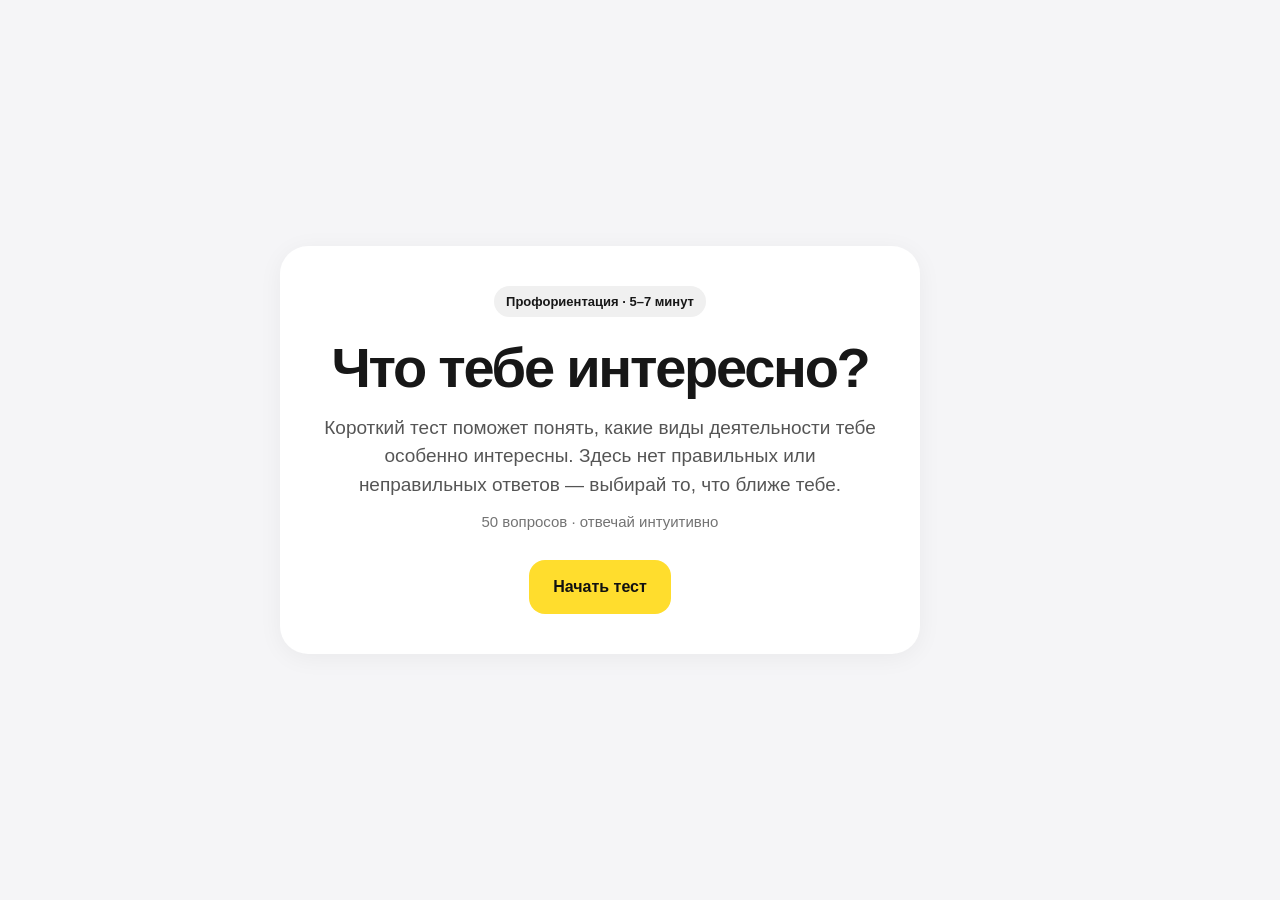
<file: test.html>
<!DOCTYPE html>
<html lang="ru">
<head>
<meta charset="UTF-8">
<meta name="viewport" content="width=device-width, initial-scale=1.0">
<title>Профориентационный тест</title>
<style>
*{box-sizing:border-box}
:root{--bg:#f5f5f7;--card:#fff;--text:#171717;--muted:#737373;--line:#e6e6e6;--accent:#ffdd2d;--accent-hover:#f3cf00}
body{margin:0;background:var(--bg);color:var(--text);font-family:-apple-system,BlinkMacSystemFont,"Segoe UI",Roboto,Arial,sans-serif;min-height:100vh}
button{font:inherit;border:0;cursor:pointer}
.app{width:100%;min-height:100vh;padding:24px}
.container{width:min(720px,100%);margin:0 auto}
.screen{min-height:calc(100vh - 48px);display:flex;align-items:center}
.card{background:var(--card);border-radius:28px;padding:40px;box-shadow:0 4px 24px rgba(0,0,0,.05)}
.start{text-align:center}
.eyebrow{display:inline-block;background:#f0f0f0;border-radius:999px;padding:8px 12px;font-size:13px;font-weight:600;margin-bottom:22px}
h1{font-size:clamp(34px,7vw,56px);line-height:1.02;letter-spacing:-.04em;margin:0 0 18px}
.lead{font-size:19px;line-height:1.5;color:#555;max-width:560px;margin:0 auto 14px}
.time{font-size:15px;color:var(--muted);margin-bottom:30px}
.primary{background:var(--accent);color:#111;border-radius:16px;padding:16px 24px;font-weight:700;min-height:54px;transition:.15s}
.primary:hover{background:var(--accent-hover)}
.test-card{padding:28px}
.topbar{display:flex;align-items:center;justify-content:space-between;gap:16px;margin-bottom:16px}
.progress-text{font-size:14px;color:var(--muted);font-weight:600}
.progress{height:7px;background:#ededed;border-radius:99px;overflow:hidden;margin-bottom:42px}
.progress>div{height:100%;background:#111;border-radius:99px;transition:width .25s}
.question-label{font-size:17px;font-weight:700;margin-bottom:16px}
.question{font-size:clamp(25px,5vw,37px);line-height:1.16;letter-spacing:-.025em;margin:0 0 28px}
.answers{display:grid;gap:10px}
.answer{width:100%;text-align:left;background:#fafafa;border:2px solid transparent;border-radius:16px;padding:16px 18px;min-height:58px;display:flex;align-items:center;gap:12px;transition:.15s}
.answer:hover{background:#f1f1f1}
.answer.selected{border-color:#111;background:#f0f0f0}
.radio{width:22px;height:22px;border:2px solid #aaa;border-radius:50%;flex:0 0 22px;position:relative}
.selected .radio{border-color:#111}
.selected .radio:after{content:"";position:absolute;inset:4px;background:#111;border-radius:50%}
.answer-text{font-size:16px;line-height:1.3}
.actions{display:flex;justify-content:space-between;gap:12px;margin-top:24px}
.secondary{background:#eee;border-radius:14px;padding:13px 18px;font-weight:700;min-height:50px}
.secondary:disabled{opacity:.35;cursor:not-allowed}
.actions .primary{margin-left:auto;min-width:130px}
.result-head{text-align:center;margin-bottom:30px}
.result-head h1{font-size:clamp(34px,7vw,50px)}
.result-sub{color:#666;font-size:17px;line-height:1.5;margin:0}
.results{display:grid;gap:14px;margin-bottom:30px}
.result-item{background:#fafafa;border-radius:20px;padding:20px}
.result-top{display:flex;justify-content:space-between;align-items:baseline;gap:12px;margin-bottom:9px}
.result-name{font-size:20px;font-weight:750}
.result-score{font-size:18px;font-weight:750}
.result-bar{height:9px;background:#e6e6e6;border-radius:99px;overflow:hidden;margin-bottom:13px}
.result-bar div{height:100%;background:#111;border-radius:99px}
.result-desc{margin:0;color:#666;line-height:1.45;font-size:15px}
.cta{background:#111;color:#fff;border-radius:22px;padding:25px;margin:4px 0 20px}
.cta h2{font-size:23px;margin:0 0 10px;letter-spacing:-.02em}
.cta p{color:#cfcfcf;line-height:1.5;margin:0 0 20px}
.cta .primary{width:100%}
.restart{display:block;margin:0 auto;background:transparent;color:#555;text-decoration:underline;padding:8px}
.hidden{display:none!important}
@media(max-width:600px){
.app{padding:12px}.screen{min-height:calc(100vh - 24px);align-items:flex-start}.card{border-radius:22px;padding:24px 18px;margin:12px 0}.start{margin-top:8vh}.test-card{padding:20px 16px}.progress{margin-bottom:30px}.question{margin-bottom:22px}.answer{padding:14px 14px}.actions{position:sticky;bottom:0;background:#fff;padding-top:12px}.result-item{padding:17px}
}
</style>
</head>
<body>
<div class="app">
  <main class="container">
    <section id="startScreen" class="screen">
      <div class="card start">
        <div class="eyebrow">Профориентация · 5–7 минут</div>
        <h1>Что тебе интересно?</h1>
        <p class="lead">Короткий тест поможет понять, какие виды деятельности тебе особенно интересны. Здесь нет правильных или неправильных ответов — выбирай то, что ближе тебе.</p>
        <div class="time">50 вопросов · отвечай интуитивно</div>
        <button class="primary" onclick="startTest()">Начать тест</button>
      </div>
    </section>

    <section id="testScreen" class="screen hidden">
      <div class="card test-card">
        <div class="topbar">
          <span class="progress-text" id="progressText">Вопрос 1 из 50</span>
        </div>
        <div class="progress"><div id="progressBar" style="width:2%"></div></div>
        <div class="question-label">Насколько тебе было бы интересно заниматься таким делом?</div>
        <h2 class="question" id="questionText"></h2>
        <div class="answers" id="answers"></div>
        <div class="actions">
          <button class="secondary" id="backBtn" onclick="previousQuestion()">Назад</button>
          <button class="primary" id="nextBtn" onclick="nextQuestion()" disabled>Далее</button>
        </div>
      </div>
    </section>

    <section id="resultScreen" class="screen hidden">
      <div class="card">
        <div class="result-head">
          <div class="eyebrow">Твой результат</div>
          <h1>Вот что тебе интересно</h1>
          <p class="result-sub">Похоже, тебе особенно интересны эти виды деятельности. Это может быть хорошей точкой для изучения разных профессиональных направлений.</p>
        </div>
        <div class="results" id="results"></div>
        <div class="cta">
          <h2>А что это значит для будущей профессии?</h2>
          <p>Интересы — только одна часть профиля. Чтобы понять, какие профессиональные направления могут тебе подойти, нужно посмотреть ещё на особенности личности, ценности и предпочтительную рабочую среду.</p>
          <button class="primary" onclick="alert('Демонстрационная кнопка: подробный разбор пока недоступен.')">Получить подробный разбор</button>
        </div>
        <button class="restart" onclick="restartTest()">Пройти ещё раз</button>
      </div>
    </section>
  </main>
</div>

<script>
const categories = [{"code":"RES","name":"Исследовать","description":"Узнавать новое, искать причины, проверять гипотезы, наблюдать и экспериментировать."},{"code":"SYS","name":"Понимать системы","description":"Находить закономерности, разбирать сложное на части, понимать логику и улучшать системы."},{"code":"CRE","name":"Создавать","description":"Придумывать новое, искать разные решения, менять привычное и создавать собственные идеи."},{"code":"TEC","name":"Конструировать","description":"Собирать, настраивать, разбирать устройства, работать с инструментами и технологиями."},{"code":"BIO","name":"Изучать живое","description":"Понимать человека, животных, растения и другие живые системы."},{"code":"HEL","name":"Развивать и помогать","description":"Помогать людям, объяснять, обучать, развивать навыки и искать индивидуальные решения."},{"code":"INF","name":"Влиять и взаимодействовать","description":"Обсуждать, убеждать, договариваться, выступать и вести людей к общей цели."},{"code":"ART","name":"Выражать","description":"Передавать идеи и настроение через визуальные образы, тексты, музыку, сюжеты и эстетику."},{"code":"ORG","name":"Организовывать","description":"Планировать, структурировать, распределять ресурсы, координировать задачи и проекты."}];
const questions = [{"id":"RES-01","scale":"RES","category":"Исследовать","text":"Тебе интересно узнавать, почему привычные вещи работают именно так?","type":"interest"},{"id":"TEC-01","scale":"TEC","category":"Конструировать","text":"Тебе нравится собирать что-нибудь из отдельных деталей?","type":"interest"},{"id":"INF-01","scale":"INF","category":"Влиять и взаимодействовать","text":"Тебе нравится объяснять свою позицию так, чтобы другой человек её понял и принял?","type":"interest"},{"id":"SYS-01","scale":"SYS","category":"Понимать системы","text":"Тебе нравится находить правило, по которому устроена последовательность или задача?","type":"interest"},{"id":"ORG-01","scale":"ORG","category":"Организовывать","text":"Тебе нравится заранее продумывать шаги, которые нужно сделать для достижения результата?","type":"interest"},{"id":"BIO-01","scale":"BIO","category":"Изучать живое","text":"Тебе интересно разбираться, что происходит с организмом человека в разных ситуациях?","type":"interest"},{"id":"ART-01","scale":"ART","category":"Выражать","text":"Тебе нравится превращать идею в рисунок, изображение или визуальный образ?","type":"interest"},{"id":"CRE-01","scale":"CRE","category":"Создавать","text":"Тебе нравится придумывать несколько разных вариантов решения одной задачи?","type":"interest"},{"id":"CTRL-01","scale":null,"category":"Контроль","text":"Тебе интересно разбираться, почему что-то произошло, если причина сразу непонятна?","type":"control","controlScale":"RES"},{"id":"HEL-01","scale":"HEL","category":"Развивать и помогать","text":"Тебе интересно вместе с человеком искать способ справиться с его трудностью?","type":"interest"},{"id":"RES-03","scale":"RES","category":"Исследовать","text":"Тебе нравится экспериментировать, меняя что-то одно, чтобы посмотреть, что произойдет?","type":"interest"},{"id":"TEC-03","scale":"TEC","category":"Конструировать","text":"Тебе было бы интересно использовать инструменты или технологии, чтобы что-то собрать или изменить?","type":"interest"},{"id":"INF-03","scale":"INF","category":"Влиять и взаимодействовать","text":"Тебе было бы интересно выступить перед группой и рассказать о своей идее?","type":"interest"},{"id":"SYS-03","scale":"SYS","category":"Понимать системы","text":"Тебе нравится выстраивать рассуждение шаг за шагом, чтобы прийти к ответу?","type":"interest"},{"id":"ORG-03","scale":"ORG","category":"Организовывать","text":"Тебе было бы интересно организовать работу нескольких людей над общей задачей?","type":"interest"},{"id":"BIO-03","scale":"BIO","category":"Изучать живое","text":"Тебе интересно разбираться, почему растения, животные или природные системы меняются?","type":"interest"},{"id":"ART-03","scale":"ART","category":"Выражать","text":"Тебе нравится создавать или подбирать музыку и звуки, чтобы передать определённое настроение?","type":"interest"},{"id":"CRE-03","scale":"CRE","category":"Создавать","text":"Тебе хочется изменить привычную вещь, чтобы она стала удобнее или интереснее?","type":"interest"},{"id":"CTRL-03","scale":null,"category":"Контроль","text":"Тебе интересно помогать другому человеку разобраться в том, что ему пока сложно понять?","type":"control","controlScale":"HEL"},{"id":"HEL-03","scale":"HEL","category":"Развивать и помогать","text":"Тебе интересно искать простое объяснение для человека, которому что-то пока непонятно?","type":"interest"},{"id":"RES-05","scale":"RES","category":"Исследовать","text":"Если что-то неожиданно произошло, тебе хочется разобраться, что именно к этому привело?","type":"interest"},{"id":"TEC-05","scale":"TEC","category":"Конструировать","text":"Тебе интересно искать причину неисправности и пробовать восстановить работу вещи?","type":"interest"},{"id":"INF-05","scale":"INF","category":"Влиять и взаимодействовать","text":"Тебе интересно обсуждать разные мнения и вместе приходить к общему решению?","type":"interest"},{"id":"SYS-05","scale":"SYS","category":"Понимать системы","text":"Если что-то можно сделать лучше, тебе интересно найти более эффективный способ?","type":"interest"},{"id":"ORG-05","scale":"ORG","category":"Организовывать","text":"Тебе интересно координировать разные задачи, чтобы большой проект двигался к результату?","type":"interest"},{"id":"BIO-05","scale":"BIO","category":"Изучать живое","text":"Тебе было бы интересно выяснять, как разные условия влияют на живые организмы?","type":"interest"},{"id":"ART-05","scale":"ART","category":"Выражать","text":"Тебе нравится подбирать цвета, формы и детали так, чтобы всё вместе выглядело гармонично?","type":"interest"},{"id":"CRE-05","scale":"CRE","category":"Создавать","text":"Тебе нравится пробовать разные варианты, пока не получится именно то, что ты задумал?","type":"interest"},{"id":"CTRL-05","scale":null,"category":"Контроль","text":"Тебе интересно понимать, как устроены сложные вещи и системы?","type":"control","controlScale":"SYS"},{"id":"HEL-05","scale":"HEL","category":"Развивать и помогать","text":"Тебе интересно разобраться, что именно нужно другому человеку, и придумать, как ему помочь?","type":"interest"},{"id":"RES-02","scale":"RES","category":"Исследовать","text":"Тебе нравится сначала предположить, почему что-то произошло, а потом проверить свою догадку?","type":"interest"},{"id":"TEC-02","scale":"TEC","category":"Конструировать","text":"Тебе интересно разбираться, как устроены механизмы и устройства внутри?","type":"interest"},{"id":"INF-02","scale":"INF","category":"Влиять и взаимодействовать","text":"Тебе интересно искать решение, которое устроит людей с разными мнениями?","type":"interest"},{"id":"SYS-02","scale":"SYS","category":"Понимать системы","text":"Тебе интересно разбирать сложную проблему на отдельные части, чтобы понять её?","type":"interest"},{"id":"ORG-02","scale":"ORG","category":"Организовывать","text":"Тебе интересно превращать большой объём информации в понятную структуру или список?","type":"interest"},{"id":"BIO-02","scale":"BIO","category":"Изучать живое","text":"Тебе интересно наблюдать за животными и разбираться, почему они ведут себя определённым образом?","type":"interest"},{"id":"ART-02","scale":"ART","category":"Выражать","text":"Тебе интересно придумывать тексты, описания или истории?","type":"interest"},{"id":"CRE-02","scale":"CRE","category":"Создавать","text":"Тебе интересно делать что-то по-своему, даже если уже существует привычный способ?","type":"interest"},{"id":"CTRL-02","scale":null,"category":"Контроль","text":"Тебе интересно придумывать новые способы решения привычных задач?","type":"control","controlScale":"CRE"},{"id":"HEL-02","scale":"HEL","category":"Развивать и помогать","text":"Тебе нравится объяснять другим то, что ты сам хорошо понял?","type":"interest"},{"id":"RES-04","scale":"RES","category":"Исследовать","text":"Тебе интересно наблюдать за происходящим, чтобы понять, как и почему оно меняется?","type":"interest"},{"id":"TEC-04","scale":"TEC","category":"Конструировать","text":"Тебе интересно настраивать устройство или систему, пока она не начнёт работать как нужно?","type":"interest"},{"id":"INF-04","scale":"INF","category":"Влиять и взаимодействовать","text":"Тебе интересно вести группу к общей цели и принимать решения, когда мнения участников расходятся?","type":"interest"},{"id":"SYS-04","scale":"SYS","category":"Понимать системы","text":"Тебе интересно искать закономерности, сравнивая разные факты или результаты?","type":"interest"},{"id":"ORG-04","scale":"ORG","category":"Организовывать","text":"Тебе интересно решать, как лучше распределить ограниченные время, деньги или другие ресурсы, чтобы получить нужный результат?","type":"interest"},{"id":"BIO-04","scale":"BIO","category":"Изучать живое","text":"Тебе интересно понимать, как разные живые организмы связаны друг с другом?","type":"interest"},{"id":"ART-04","scale":"ART","category":"Выражать","text":"Тебе интересно придумывать персонажей, сюжеты или целые вымышленные миры?","type":"interest"},{"id":"CRE-04","scale":"CRE","category":"Создавать","text":"Тебе нравится, когда после твоей идеи появляется что-то новое, чего раньше не было?","type":"interest"},{"id":"CTRL-04","scale":null,"category":"Контроль","text":"Тебе интересно планировать, что и в каком порядке нужно сделать для достижения результата?","type":"control","controlScale":"ORG"},{"id":"HEL-04","scale":"HEL","category":"Развивать и помогать","text":"Тебе было бы интересно помогать кому-то осваивать новый навык?","type":"interest"}];
const scaleDescriptions = Object.fromEntries(categories.map(c => [c.code, c.description]));

const answers = {};
let currentIndex = 0;
let results = [];

function show(id){
  ["startScreen","testScreen","resultScreen"].forEach(x => document.getElementById(x).classList.add("hidden"));
  document.getElementById(id).classList.remove("hidden");
}

function startTest(){
  currentIndex = 0;
  for(const key in answers) delete answers[key];
  results = [];
  show("testScreen");
  renderQuestion();
}

function renderQuestion(){
  const q = questions[currentIndex];
  const total = questions.length;
  document.getElementById("progressText").textContent = `Вопрос ${currentIndex + 1} из ${total}`;
  document.getElementById("progressBar").style.width = `${((currentIndex + 1) / total) * 100}%`;
  document.getElementById("questionText").textContent = q.text;

  const labels = ["Очень интересно","Скорее интересно","Не знаю / зависит от ситуации","Скорее неинтересно","Совсем неинтересно"];
  const box = document.getElementById("answers");
  box.innerHTML = "";
  labels.forEach((label,i) => {
    const value = 5 - i;
    const button = document.createElement("button");
    button.className = "answer" + (answers[q.id] === value ? " selected" : "");
    button.type = "button";
    button.innerHTML = `<span class="radio"></span><span class="answer-text">${label}</span>`;
    button.onclick = () => selectAnswer(value);
    box.appendChild(button);
  });

  document.getElementById("backBtn").disabled = currentIndex === 0;
  const next = document.getElementById("nextBtn");
  next.disabled = answers[q.id] == null;
  next.textContent = currentIndex === total - 1 ? "Получить результат" : "Далее";
}

function selectAnswer(value){
  answers[questions[currentIndex].id] = value;
  renderQuestion();
}

function nextQuestion(){
  if(answers[questions[currentIndex].id] == null) return;
  if(currentIndex < questions.length - 1){
    currentIndex++;
    renderQuestion();
  } else {
    calculateResults();
    renderResults();
    show("resultScreen");
    window.scrollTo(0,0);
  }
}

function previousQuestion(){
  if(currentIndex > 0){
    currentIndex--;
    renderQuestion();
  }
}

function calculateResults(){
  const sums = {};
  const counts = {};
  categories.forEach(c => { sums[c.code] = 0; counts[c.code] = 0; });

  questions.forEach(q => {
    if(q.type === "interest" && q.scale && answers[q.id] != null){
      sums[q.scale] += answers[q.id];
      counts[q.scale]++;
    }
  });

  results = categories.map(c => {
    const average = counts[c.code] ? sums[c.code] / counts[c.code] : 1;
    return {
      code:c.code,
      name:c.name,
      description:c.description,
      percent:Math.round((average - 1) / 4 * 100)
    };
  }).sort((a,b) => b.percent - a.percent);

  checkConsistency();
}

function checkConsistency(){
  // Контрольные вопросы не влияют на score.
  // Они лишь устанавливают внутренний флаг inconsistency при сильном расхождении.
  questions.filter(q => q.type === "control").forEach(control => {
    const paired = questions.find(q =>
      q.type === "interest" &&
      q.scale === control.controlScale &&
      q.id === control.controlScale + "-01"
    );
    control.inconsistency = !!(paired && answers[control.id] != null && answers[paired.id] != null &&
      Math.abs(answers[control.id] - answers[paired.id]) >= 3);
  });
}

function renderResults(){
  const box = document.getElementById("results");
  box.innerHTML = "";
  results.slice(0,3).forEach(r => {
    const item = document.createElement("article");
    item.className = "result-item";
    item.innerHTML = `
      <div class="result-top">
        <div class="result-name">${r.name}</div>
        <div class="result-score">${r.percent}%</div>
      </div>
      <div class="result-bar"><div style="width:${r.percent}%"></div></div>
      <p class="result-desc">${r.description}</p>
    `;
    box.appendChild(item);
  });
}

function restartTest(){
  for(const key in answers) delete answers[key];
  currentIndex = 0;
  results = [];
  show("startScreen");
  window.scrollTo(0,0);
}
</script>
</body>
</html>
</file>
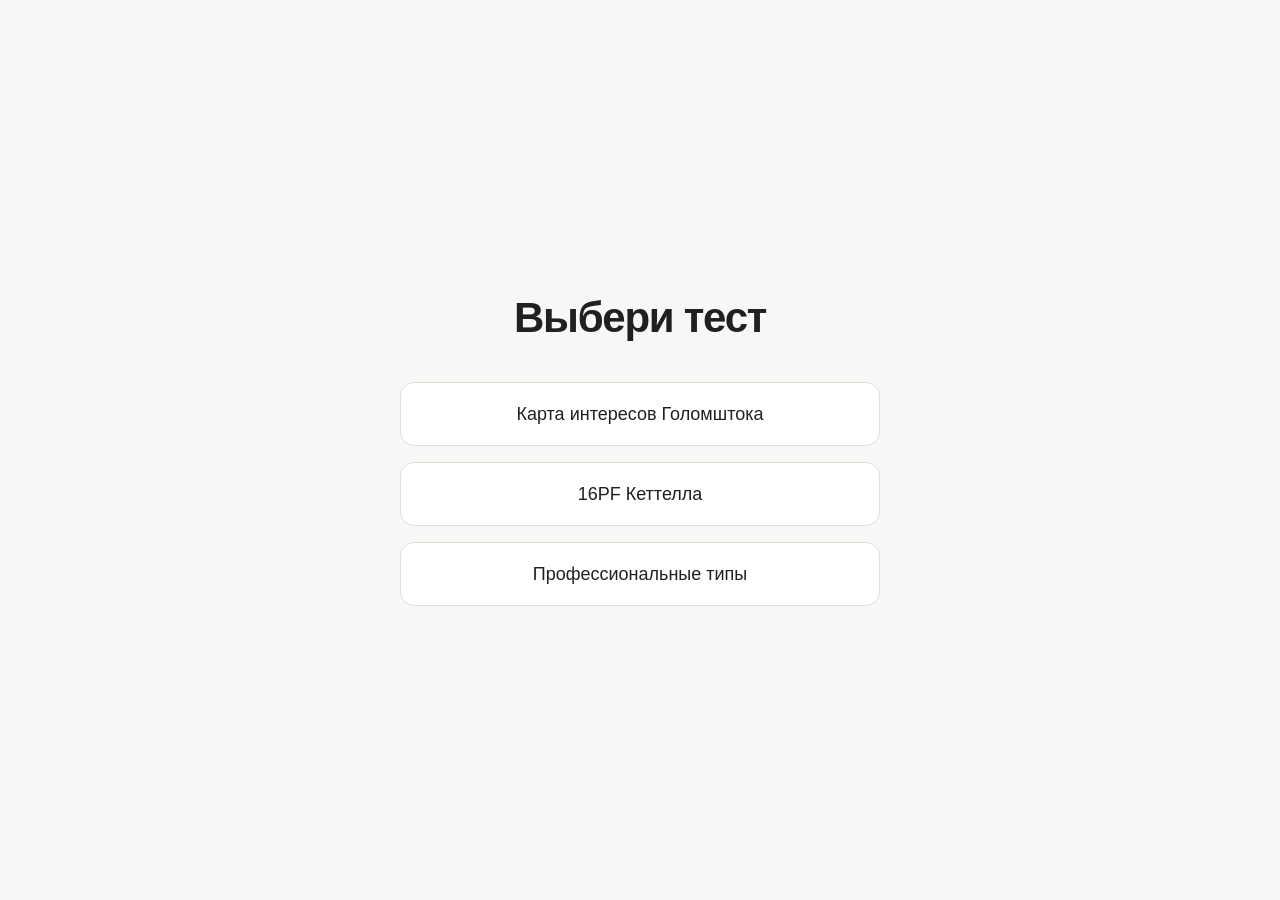
<file: tests.html>
<!DOCTYPE html>
<html lang="ru">
<head>
    <meta charset="UTF-8">
    <meta name="viewport" content="width=device-width, initial-scale=1.0">

    <title>Выбери тест</title>

    <style>
        /* ===== Основные настройки ===== */
        :root {
            --background: #f7f7f5;
            --text: #202020;
            --button-bg: #ffffff;
            --button-border: #deded9;
            --button-hover-bg: #f1f1ed;
            --button-hover-border: #cfcfca;

            --content-width: 520px;
            --button-height: 64px;
            --button-radius: 14px;
        }

        /* ===== Базовые стили ===== */
        * {
            box-sizing: border-box;
        }

        html,
        body {
            margin: 0;
            padding: 0;
            min-height: 100%;
        }

        body {
            min-height: 100vh;
            display: flex;
            align-items: center;
            justify-content: center;

            background: var(--background);
            color: var(--text);

            font-family:
                -apple-system,
                BlinkMacSystemFont,
                "Segoe UI",
                Roboto,
                Helvetica,
                Arial,
                sans-serif;
        }

        /* ===== Основной контейнер ===== */
        .test-selection {
            width: 100%;
            max-width: var(--content-width);
            padding: 32px 20px;
            text-align: center;
        }

        /* ===== Заголовок ===== */
        h1 {
            margin: 0 0 40px;

            font-size: 42px;
            line-height: 1.15;
            font-weight: 600;
            letter-spacing: -0.03em;
        }

        /* ===== Кнопки ===== */
        .test-buttons {
            display: flex;
            flex-direction: column;
            gap: 16px;
        }

        .test-button {
            width: 100%;
            height: var(--button-height);

            padding: 0 24px;

            border: 1px solid var(--button-border);
            border-radius: var(--button-radius);

            background: var(--button-bg);
            color: var(--text);

            font: inherit;
            font-size: 18px;
            font-weight: 500;

            cursor: pointer;

            transition:
                background-color 0.2s ease,
                border-color 0.2s ease,
                transform 0.15s ease;
        }

        .test-button:hover {
            background: var(--button-hover-bg);
            border-color: var(--button-hover-border);
        }

        .test-button:active {
            transform: scale(0.985);
        }

        .test-button:focus-visible {
            outline: 3px solid rgba(32, 32, 32, 0.15);
            outline-offset: 3px;
        }

        /* ===== Мобильные устройства ===== */
        @media (max-width: 600px) {
            .test-selection {
                padding: 24px 20px;
            }

            h1 {
                margin-bottom: 32px;
                font-size: 34px;
            }

            .test-buttons {
                gap: 12px;
            }

            .test-button {
                height: 60px;
                font-size: 17px;
            }
        }
    </style>
</head>

<body>

    <main class="test-selection">

        <!-- Заголовок страницы -->
        <h1>Выбери тест</h1>

        <!-- Кнопки выбора теста -->
        <div class="test-buttons">

            <!-- Карта интересов -->
            <button
                class="test-button"
                onclick="window.location.href = 'golomstoсk.html';">
                Карта интересов Голомштока
            </button>

            <!-- 16PF Кеттелла -->
            <button
                class="test-button"
                onclick="window.location.href = '16pf.html';">
                16PF Кеттелла
            </button>

            <!-- Профессиональные типы -->
            <button
                class="test-button"
                onclick="window.location.href = 'holland.html';">
                Профессиональные типы
            </button>

        </div>

    </main>

</body>
</html>
</file>
<file: css/styles.css>
:root {
  --bg: #f5f7fb;
  --surface: #ffffff;
  --text: #172033;
  --muted: #6f788a;
  --border: #e4e8ef;
  --accent: #4f6df5;
  --accent-dark: #3e5bd8;
  --accent-soft: #eef1ff;
  --success: #3b9b70;
  --shadow: 0 16px 45px rgba(31, 42, 68, 0.08);
  --radius: 22px;
}

/* =========================
   BASE
========================= */

* {
  box-sizing: border-box;
}

html {
  min-height: 100%;
}

body {
  margin: 0;
  min-height: 100vh;
  background: var(--bg);
  color: var(--text);
  font-family:
    -apple-system,
    BlinkMacSystemFont,
    "Segoe UI",
    Roboto,
    Helvetica,
    Arial,
    sans-serif;
  -webkit-font-smoothing: antialiased;
}

button {
  font: inherit;
}

.hidden {
  display: none !important;
}

.app {
  width: 100%;
  min-height: 100vh;
  padding: 40px 20px;
}

.container,
.screen {
  width: 100%;
  max-width: 820px;
  margin: 0 auto;
}

.screen {
  animation: fadeIn 0.35s ease;
}

.fade {
  animation: fadeIn 0.35s ease;
}

@keyframes fadeIn {
  from {
    opacity: 0;
    transform: translateY(8px);
  }

  to {
    opacity: 1;
    transform: translateY(0);
  }
}

/* =========================
   TYPOGRAPHY
========================= */

h1 {
  margin: 0;
  font-size: clamp(32px, 5vw, 48px);
  line-height: 1.08;
  letter-spacing: -1.5px;
}

.section-title {
  margin: 32px 0 18px;
  font-size: 22px;
  letter-spacing: -0.3px;
}

.subtitle,
.start-description,
.lead,
.result-desc,
.result-sub {
  color: var(--muted);
  line-height: 1.6;
}

/* =========================
   CARDS
========================= */

.card,
.hero,
.start-card,
.instruction-card,
.question-card,
.test-card,
.result-card {
  background: var(--surface);
  border: 1px solid var(--border);
  border-radius: var(--radius);
  box-shadow: var(--shadow);
}
/* =========================
   BUTTONS
========================= */

.primary,
.secondary,
.btn,
.btn-primary,
.btn-secondary {
  border: 0;
  border-radius: 13px;
  padding: 15px 25px;
  min-height: 50px;
  font: inherit;
  font-weight: 700;
  cursor: pointer;
  transition:
    transform 0.15s ease,
    background 0.15s ease,
    opacity 0.15s ease,
    box-shadow 0.15s ease;
}

.primary,
.btn-primary {
  background: var(--accent);
  color: #fff;
  box-shadow: 0 8px 20px rgba(79, 109, 245, 0.22);
}

.primary:hover:not(:disabled),
.btn-primary:hover:not(:disabled) {
  background: var(--accent-dark);
  transform: translateY(-1px);
}

.primary:active:not(:disabled),
.btn-primary:active:not(:disabled) {
  transform: translateY(0);
}

.secondary,
.btn-secondary {
  background: #eef1f5;
  color: var(--text);
}

.secondary:hover:not(:disabled),
.btn-secondary:hover:not(:disabled) {
  background: #e4e8ef;
  transform: translateY(-1px);
}

.primary:disabled,
.secondary:disabled,
.btn-primary:disabled,
.btn-secondary:disabled {
  opacity: 0.45;
  cursor: not-allowed;
  box-shadow: none;
  transform: none;
}

/* =========================
   BADGES / META
========================= */

.badge,
.eyebrow {
  display: inline-flex;
  align-items: center;
  justify-content: center;
  padding: 7px 12px;
  border-radius: 999px;
  background: var(--accent-soft);
  color: var(--accent);
  font-size: 13px;
  font-weight: 700;
  margin-bottom: 22px;
}

.meta {
  display: flex;
  justify-content: center;
  gap: 10px;
  flex-wrap: wrap;
  margin-bottom: 30px;
}

.meta span {
  padding: 9px 12px;
  background: #f7f8fb;
  border: 1px solid var(--border);
  border-radius: 12px;
  font-size: 14px;
  color: var(--muted);
}

/* =========================
   PROGRESS
========================= */

.progress,
.progress-bar {
  height: 8px;
  background: #e9ebf1;
  border-radius: 999px;
  overflow: hidden;
}

.progress > div,
.progress i,
.progress-fill {
  display: block;
  height: 100%;
  background: var(--accent);
  border-radius: inherit;
  transition: width 0.3s ease;
}

.progress i,
.progress-fill {
  width: 0;
}

.progress-info,
.test-top,
.topbar {
  display: flex;
  align-items: center;
  justify-content: space-between;
}

.progress-info,
.progress-label,
.progress-text {
  color: var(--muted);
  font-size: 14px;
  font-weight: 700;
}

/* =========================
   ANSWERS
========================= */

.answers {
  display: grid;
  gap: 12px;
}

.answer {
  width: 100%;
  text-align: left;
  background: #fff;
  color: var(--text);
  border: 2px solid var(--border);
  border-radius: 16px;
  padding: 17px 18px;
  cursor: pointer;
  transition:
    border-color 0.15s ease,
    background 0.15s ease,
    transform 0.15s ease;
}

.answer:hover {
  border-color: #b9c3ee;
  transform: translateY(-1px);
}

.answer.selected {
  border-color: var(--accent);
  background: var(--accent-soft);
}

.answer-text {
  font-size: 16px;
  line-height: 1.4;
}

.answer-dot,
.radio {
  width: 22px;
  height: 22px;
  border: 2px solid #cbd1dc;
  border-radius: 50%;
  flex: 0 0 22px;
}

.answer-dot {
  display: flex;
  align-items: center;
  justify-content: center;
}

.radio {
  position: relative;
}

.answer.selected .answer-dot,
.selected .radio {
  border-color: var(--accent);
}

.answer.selected .answer-dot::after {
  content: "";
  width: 10px;
  height: 10px;
  border-radius: 50%;
  background: var(--accent);
}

.selected .radio::after {
  content: "";
  position: absolute;
  inset: 4px;
  background: var(--accent);
  border-radius: 50%;
}

/* =========================
   16PF
========================= */

.hero {
  text-align: center;
  padding: 58px 48px;
}

.subtitle {
  max-width: 650px;
  margin: 22px auto 30px;
  font-size: 18px;
}

.test-card {
  padding: 28px;
}

.test-top {
  margin-bottom: 10px;
}

.question-wrap {
  padding: 54px 12px 38px;
}

.question-number,
.result-kicker {
  margin-bottom: 16px;
  color: var(--accent);
  font-size: 13px;
  font-weight: 800;
  letter-spacing: 0.08em;
  text-transform: uppercase;
}

.question {
  margin: 0 0 30px;
  font-size: clamp(27px, 4vw, 38px);
  line-height: 1.18;
  letter-spacing: -0.7px;
}

.test-card .answers {
  grid-template-columns: 1fr 1fr;
  gap: 16px;
}

.test-card .answer {
  min-height: 150px;
  padding: 24px;
  display: flex;
  flex-direction: column;
  gap: 18px;
  border-radius: 18px;
}

.answer-key {
  display: flex;
  width: 34px;
  height: 34px;
  align-items: center;
  justify-content: center;
  border-radius: 10px;
  background: #f1f3f7;
  color: var(--muted);
  font-weight: 800;
}

.answer.selected .answer-key {
  background: var(--accent);
  color: #fff;
}

.test-card .answer-text {
  font-size: 17px;
  line-height: 1.45;
  font-weight: 600;
}

.nav {
  display: flex;
  justify-content: space-between;
  gap: 12px;
  padding-top: 4px;
}

.nav button {
  min-width: 130px;
}

.result-card {
  padding: 42px;
}

.result-head {
  padding-bottom: 28px;
  border-bottom: 1px solid var(--border);
}

.result-title {
  margin: 0 0 16px;
  font-size: clamp(34px, 5vw, 48px);
  line-height: 1.05;
  letter-spacing: -1.5px;
}

.result-desc {
  margin: 0;
  font-size: 18px;
}

.scales {
  display: grid;
  gap: 14px;
}

.scale-row {
  display: grid;
  grid-template-columns: 145px 1fr 55px;
  gap: 14px;
  align-items: center;
  font-size: 15px;
}

.scale-name {
  font-weight: 700;
}

.bar,
.direction-bar {
  height: 9px;
  background: #e9ebf1;
  border-radius: 999px;
  overflow: hidden;
}

.bar i,
.direction-bar i {
  display: block;
  height: 100%;
  background: var(--accent);
  border-radius: inherit;
}

.scale-value {
  text-align: right;
  font-weight: 800;
}

.directions {
  display: grid;
  gap: 18px;
}

.direction {
  padding: 18px;
  background: #f8f9fc;
  border: 1px solid var(--border);
  border-radius: 16px;
}

.direction-top {
  display: flex;
  justify-content: space-between;
  gap: 10px;
  margin-bottom: 10px;
}

.direction-name,
.direction-score {
  font-weight: 800;
}

.direction-score {
  color: var(--accent);
}

.direction small {
  display: block;
  margin-top: 10px;
  color: var(--muted);
  line-height: 1.45;
}

/* =========================
   HOLLAND
========================= */

.start-screen {
  max-width: 650px;
  margin: auto;
  text-align: center;
}

.start-card {
  padding: 56px 48px;
}

.start-description {
  max-width: 520px;
  margin: 22px auto 34px;
  font-size: 18px;
}

.instruction-card {
  padding: 44px;
}

.instruction-card h2 {
  margin: 0 0 24px;
  font-size: 30px;
  letter-spacing: -0.6px;
}

.instruction-card p {
  margin: 0 0 14px;
  color: var(--muted);
  font-size: 16px;
  line-height: 1.7;
}

.scale {
  margin: 28px 0 32px;
  border: 1px solid var(--border);
  border-radius: 16px;
  overflow: hidden;
}

.scale-item {
  display: flex;
  align-items: center;
  gap: 16px;
  padding: 13px 16px;
  border-bottom: 1px solid var(--border);
}

.scale-item:last-child {
  border-bottom: 0;
}

.scale-number {
  display: flex;
  width: 30px;
  height: 30px;
  flex: 0 0 30px;
  align-items: center;
  justify-content: center;
  border-radius: 50%;
  background: var(--accent-soft);
  color: var(--accent);
  font-weight: 700;
}

.test-screen {
  width: 100%;
}

.test-screen .test-top {
  display: block;
  margin-bottom: 26px;
}

.progress-info {
  margin-bottom: 10px;
  font-weight: 600;
}

.question-card {
  padding: 46px;
}

.question-card .question-number {
  font-size: 14px;
  font-weight: 700;
  text-transform: none;
  letter-spacing: normal;
}

.question-title {
  margin: 0 0 34px;
  font-size: clamp(25px, 4vw, 34px);
  line-height: 1.25;
  letter-spacing: -0.6px;
}

.question-card .answers {
  gap: 11px;
}

.question-card .answer {
  display: flex;
  align-items: center;
  gap: 14px;
  border-width: 1px;
  border-radius: 14px;
}

.question-card .answer:hover {
  border-color: #b9c2d2;
  transform: translateX(2px);
}

.question-card .answer.selected {
  color: var(--accent-dark);
}

.question-actions {
  display: flex;
  justify-content: flex-end;
  margin-top: 30px;
}

.code-box {
  display: inline-flex;
  flex-direction: column;
  align-items: center;
  margin-top: 25px;
  padding: 17px 28px;
  border-radius: 18px;
  background: var(--accent-soft);
}

.code-label {
  margin-bottom: 5px;
  color: var(--muted);
  font-size: 12px;
  font-weight: 700;
  letter-spacing: 0.8px;
  text-transform: uppercase;
}

.holland-code {
  color: var(--accent);
  font-size: 30px;
  font-weight: 800;
  letter-spacing: 4px;
}

.top-types,
.all-scores {
  display: grid;
}

.top-types {
  gap: 15px;
  margin-bottom: 42px;
}

.top-type {
  padding: 21px;
  background: #fff;
  border: 1px solid var(--border);
  border-radius: 17px;
}

.top-type-header {
  display: flex;
  align-items: center;
  justify-content: space-between;
  gap: 20px;
  margin-bottom: 11px;
}

.type-title {
  font-size: 18px;
  font-weight: 750;
}

.type-score {
  color: var(--accent);
  font-weight: 800;
  white-space: nowrap;
}

.type-description {
  margin: 0;
  color: var(--muted);
  font-size: 15px;
  line-height: 1.6;
}

.all-scores {
  gap: 17px;
  margin-bottom: 42px;
}

.score-row {
  display: grid;
  grid-template-columns: 170px 1fr 48px;
  align-items: center;
  gap: 14px;
}

.score-name {
  font-size: 14px;
  font-weight: 650;
}

.score-track {
  height: 9px;
  background: #e8ebf1;
  border-radius: 999px;
  overflow: hidden;
}

.score-fill {
  width: 0;
  height: 100%;
  background: var(--accent);
  border-radius: inherit;
  transition: width 0.8s ease;
}

.score-value {
  text-align: right;
  font-size: 14px;
  font-weight: 800;
}

.meaning {
  margin-bottom: 30px;
  padding: 24px;
  background: #f7f8fb;
  border-radius: 17px;
}

.meaning p {
  margin: 0 0 16px;
  color: var(--muted);
  line-height: 1.65;
}

.meaning p:last-child {
  margin-bottom: 0;
}

.directions-title {
  margin-bottom: 12px;
  font-size: 18px;
  font-weight: 750;
}

.directions-list {
  margin: 0;
  padding-left: 21px;
  color: var(--muted);
  line-height: 1.7;
}

.result-actions {
  display: flex;
  justify-content: center;
  padding-top: 8px;
}

/* =========================
   GOLOMSTOCK
========================= */

.screen > .card {
  width: 100%;
  padding: 40px;
}

.start {
  text-align: center;
}

.lead {
  max-width: 560px;
  margin: 0 auto 14px;
  font-size: 18px;
}

.time {
  margin-bottom: 30px;
  color: var(--muted);
  font-size: 14px;
}

.topbar {
  gap: 16px;
  margin-bottom: 10px;
}

.screen .progress {
  margin-bottom: 42px;
}

.question-label {
  margin-bottom: 16px;
  color: var(--accent);
  font-size: 13px;
  font-weight: 800;
  letter-spacing: 0.04em;
}

.screen .question {
  margin-bottom: 28px;
}

.screen .answer {
  min-height: 58px;
  grid-template-columns: 1fr;
  display: flex;
  align-items: center;
  gap: 12px;
}

/* Golomstock answers — как Holland */
.screen .answers {
  display: grid;
  grid-template-columns: 1fr;
  gap: 11px;
}

.screen .answer {
  width: 100%;
  min-height: auto;
  padding: 17px 18px;

  display: flex;
  flex-direction: row;
  align-items: center;
  gap: 14px;

  background: #fff;
  color: var(--text);

  border: 1px solid var(--border);
  border-radius: 14px;

  cursor: pointer;

  transition:
    border-color .15s ease,
    background .15s ease,
    transform .15s ease;
}

.screen .answer:hover {
  border-color: #b9c2d2;
  transform: translateX(2px);
}

.screen .answer.selected {
  border-color: var(--accent);
  background: var(--accent-soft);
  color: var(--accent-dark);
}

.screen .radio {
  width: 22px;
  height: 22px;
  flex: 0 0 22px;
}

.screen .answer-text {
  font-size: 16px;
  line-height: 1.4;
  font-weight: 500;
}

.screen .answer-text {
  font-weight: 600;
}

.actions {
  display: flex;
  justify-content: space-between;
  gap: 12px;
  margin-top: 24px;
}

.actions .primary {
  margin-left: auto;
}

.result-head {
  margin-bottom: 30px;
  text-align: center;
}

.result-head h1 {
  font-size: clamp(34px, 5vw, 48px);
}

.result-sub {
  margin: 0;
  font-size: 17px;
}

.results {
  display: grid;
  gap: 14px;
  margin-bottom: 30px;
}

.result-item {
  padding: 20px;
  background: #f8f9fc;
  border: 1px solid var(--border);
  border-radius: 17px;
}

.result-top {
  display: flex;
  align-items: baseline;
  justify-content: space-between;
  gap: 12px;
  margin-bottom: 9px;
}

.result-name {
  font-size: 20px;
  font-weight: 800;
}

.result-score {
  color: var(--accent);
  font-size: 18px;
  font-weight: 800;
}

.result-bar {
  height: 9px;
  margin-bottom: 13px;
  background: #e9ebf1;
  border-radius: 999px;
  overflow: hidden;
}

.result-bar div {
  height: 100%;
  background: var(--accent);
  border-radius: inherit;
}

.result-desc {
  margin: 0;
  font-size: 15px;
  line-height: 1.5;
}

.cta {
  margin: 30px 0 20px;
  padding: 25px;
  background: var(--accent-soft);
  color: var(--text);
  border-radius: 20px;
}

.cta h2,
.cta h3 {
  margin: 0 0 10px;
  font-size: 22px;
}

.cta p {
  margin: 0 0 18px;
  color: var(--muted);
  line-height: 1.5;
}

.cta .primary {
  width: 100%;
}

.restart {
  display: block;
  margin: 0 auto;
  padding: 8px;
  background: transparent;
  color: var(--muted);
  text-decoration: underline;
}

.note,
.save-status {
  color: var(--muted);
  font-size: 13px;
  line-height: 1.5;
}

.note {
  margin-top: 20px;
}

.save-status {
  min-height: 18px;
  margin-top: 12px;
}

/* =========================
   MOBILE
========================= */

@media (max-width: 650px) {
  .app {
    padding: 12px;
  }

  .hero,
  .start-card {
    padding: 38px 20px;
  }

  .instruction-card,
  .question-card,
  .test-card,
  .result-card,
  .screen > .card {
    padding: 20px 18px;
    border-radius: 18px;
  }

  .question-wrap {
    padding: 34px 2px 24px;
  }

  .test-card .answers {
    grid-template-columns: 1fr;
  }

  .test-card .answer {
    min-height: 120px;
    padding: 20px;
  }

  .question-card .answer,
  .screen .answer {
    padding: 16px 14px;
  }

  .question,
  .question-title {
    margin-bottom: 24px;
  }

  .start-description {
    font-size: 16px;
  }

  .instruction-card h2 {
    font-size: 25px;
  }

  .question-actions {
    margin-top: 22px;
  }

  .question-actions .btn {
    width: 100%;
  }

  .nav,
  .actions {
    position: sticky;
    bottom: 0;
    background: rgba(255, 255, 255, 0.96);
    padding: 12px 0 2px;
  }

  .nav button {
    flex: 1;
  }

  .scale-row {
    grid-template-columns: 120px 1fr 48px;
    gap: 9px;
    font-size: 14px;
  }

  .score-row {
    grid-template-columns: 1fr 45px;
    gap: 8px 10px;
  }

  .score-name {
    grid-column: 1 / 2;
  }

  .score-value {
    grid-column: 2 / 3;
    grid-row: 1;
  }

  .score-track {
    grid-column: 1 / 3;
  }

  .top-type-header {
    align-items: flex-start;
  }

  .result-item {
    padding: 17px;
  }
}

@media (prefers-reduced-motion: reduce) {
  *,
  *::before,
  *::after {
    animation-duration: 0.01ms !important;
    animation-iteration-count: 1 !important;
    transition-duration: 0.01ms !important;
  }
}
</file>
